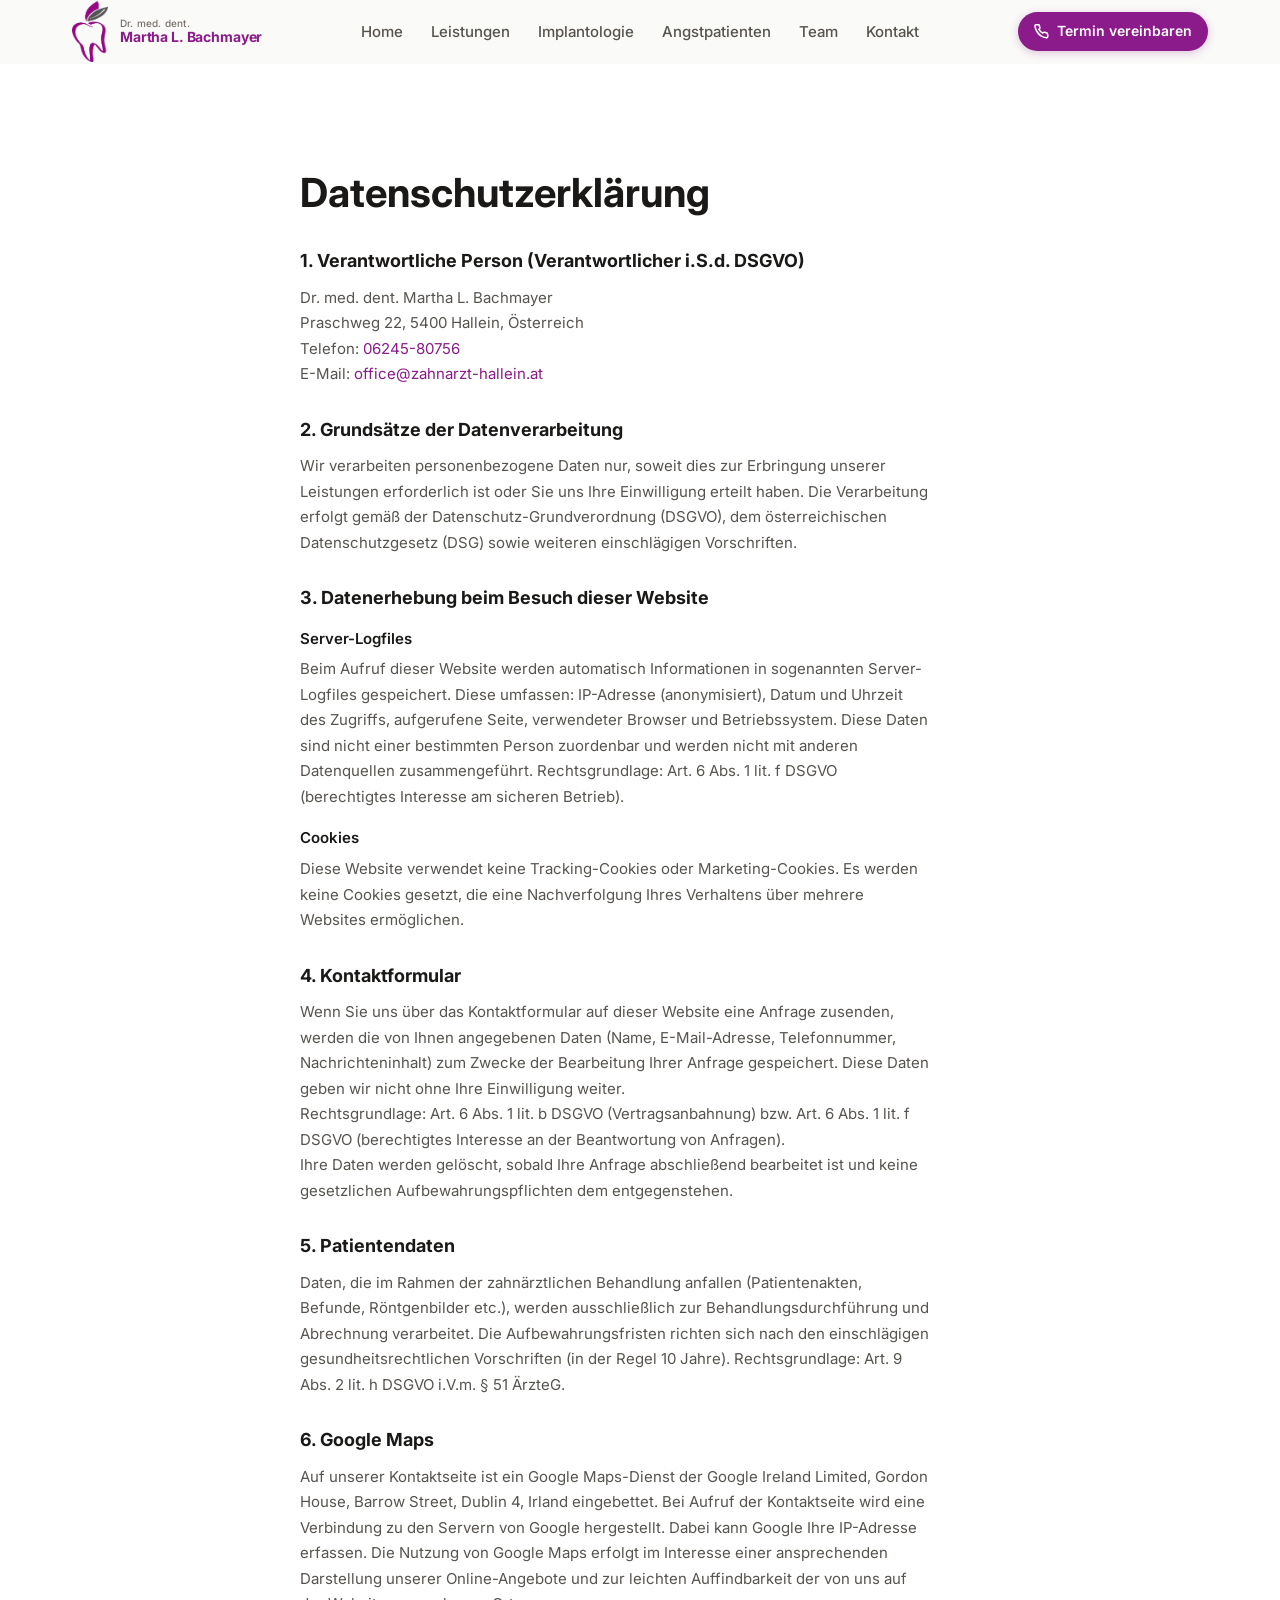
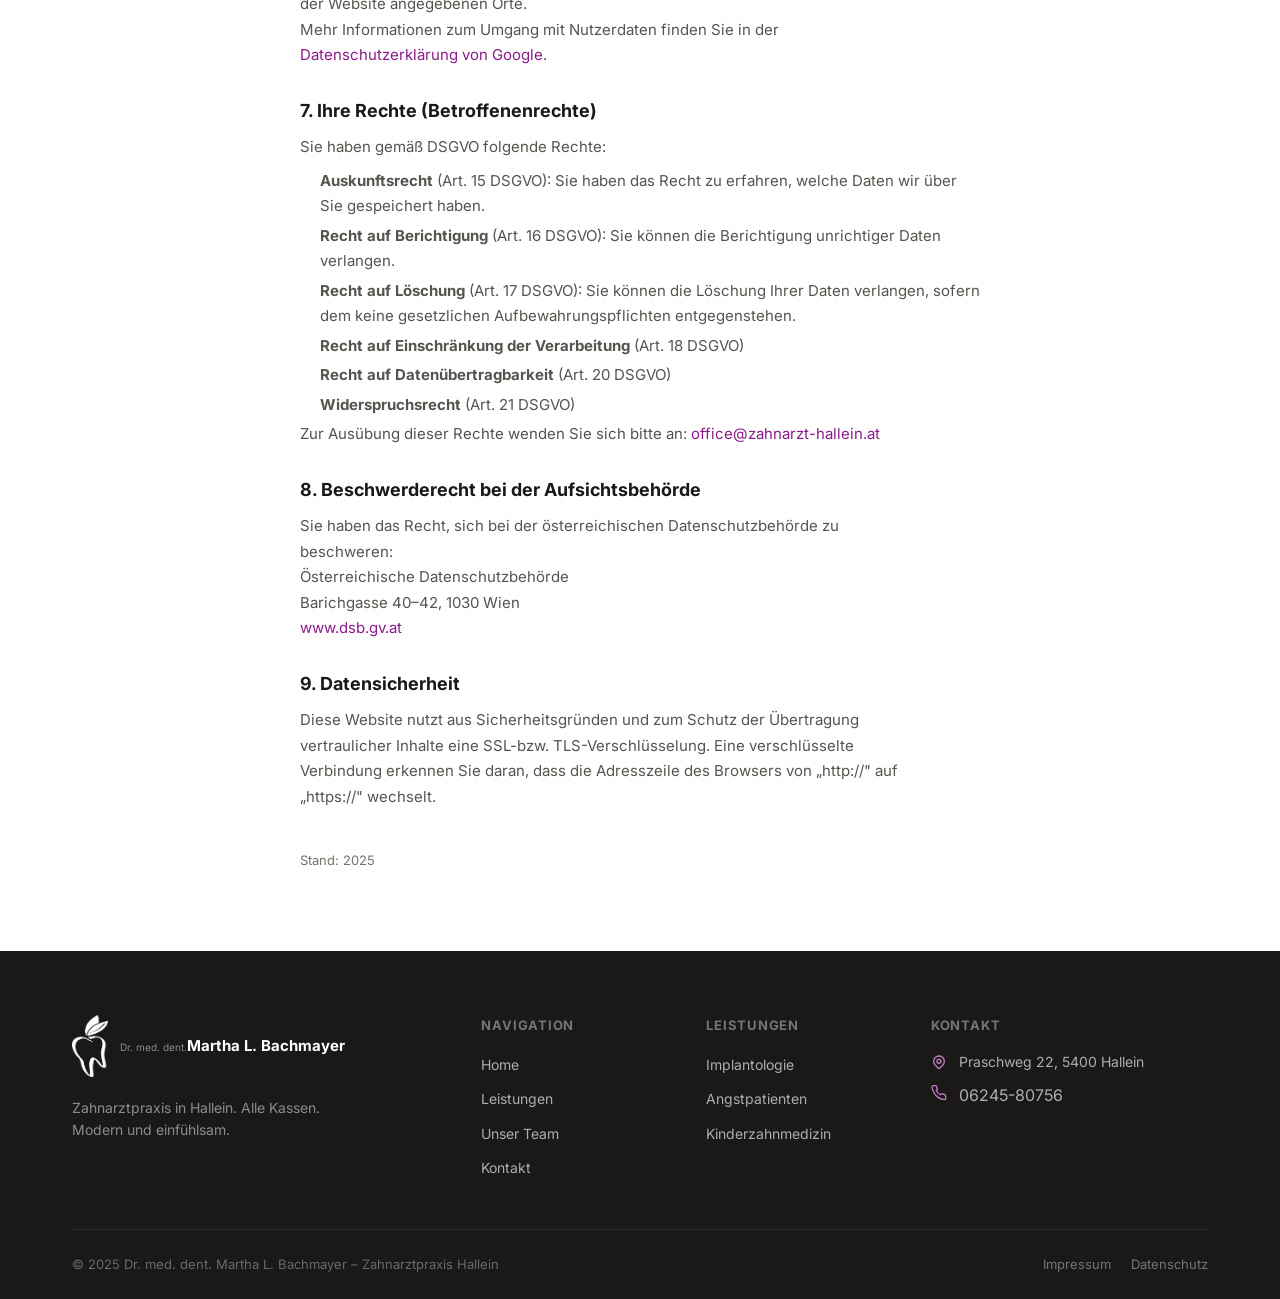
<file: datenschutz.html>
<!DOCTYPE html>
<html lang="de">
<head>
  <meta charset="UTF-8">
  <meta name="viewport" content="width=device-width, initial-scale=1.0">
  <title>Datenschutzerklärung – Zahnarztpraxis Dr. Martha L. Bachmayer, Hallein</title>
  <meta name="robots" content="noindex, follow">
  <link rel="preconnect" href="https://fonts.googleapis.com">
  <link rel="preconnect" href="https://fonts.gstatic.com" crossorigin>
  <link href="https://fonts.googleapis.com/css2?family=Inter:wght@400;500;600;700&display=swap" rel="stylesheet">
  <link rel="stylesheet" href="css/styles.css">
  <style>
    .legal-content { max-width:var(--max-w-text); margin:0 auto; }
    .legal-content h2 { font-size:18px; font-weight:700; color:var(--c-text); margin-top:var(--s-8); margin-bottom:var(--s-3); }
    .legal-content h3 { font-size:15px; font-weight:600; color:var(--c-text); margin-top:var(--s-5); margin-bottom:var(--s-2); }
    .legal-content p, .legal-content li { font-size:15px; color:var(--c-text-2); line-height:1.7; }
    .legal-content ul { padding-left:var(--s-5); margin-top:var(--s-2); }
    .legal-content li { margin-bottom:var(--s-1); }
    .legal-content a { color:var(--c-primary); }
  </style>
</head>
<body>

  <!-- HEADER -->
  <header class="site-header" role="banner">
    <div class="container">
      <a href="index.html" class="site-logo" aria-label="Startseite">
        <img src="assets/logo-icon.png" alt="" class="logo-icon" width="36" height="40" aria-hidden="true" onerror="this.style.display='none'">
        <span class="site-logo-text"><span class="qualifier">Dr. med. dent.</span><span class="name">Martha L. Bachmayer</span></span>
      </a>
      <nav class="site-nav" role="navigation" aria-label="Hauptnavigation">
        <a href="index.html">Home</a><a href="leistungen.html">Leistungen</a><a href="implantologie.html">Implantologie</a><a href="angstpatienten.html">Angstpatienten</a><a href="team.html">Team</a><a href="kontakt.html">Kontakt</a>
      </nav>
      <a href="tel:+436245807560" class="btn btn-primary btn-sm header-cta"><svg width="15" height="15" viewBox="0 0 24 24" fill="none" stroke="currentColor" stroke-width="2.5" stroke-linecap="round" aria-hidden="true"><path d="M22 16.92v3a2 2 0 0 1-2.18 2 19.79 19.79 0 0 1-8.63-3.07A19.5 19.5 0 0 1 4.69 12 19.79 19.79 0 0 1 1.61 3.35 2 2 0 0 1 3.59 1h3a2 2 0 0 1 2 1.72c.127.96.361 1.903.7 2.81a2 2 0 0 1-.45 2.11L7.91 8.6a16 16 0 0 0 6 6l.92-.92a2 2 0 0 1 2.11-.45c.907.339 1.85.573 2.81.7A2 2 0 0 1 21.5 16z"/></svg>Termin vereinbaren</a>
      <button class="menu-toggle" aria-expanded="false" aria-controls="mobile-menu" aria-label="Menü öffnen"><svg viewBox="0 0 24 24" fill="none" stroke="currentColor" stroke-width="2" stroke-linecap="round" aria-hidden="true"><line x1="3" y1="6" x2="21" y2="6"/><line x1="3" y1="12" x2="21" y2="12"/><line x1="3" y1="18" x2="21" y2="18"/></svg></button>
    </div>
  </header>

  <div class="mobile-menu" id="mobile-menu" role="dialog" aria-modal="true" aria-label="Navigation" aria-hidden="true">
    <div class="mobile-menu-backdrop"></div>
    <div class="mobile-menu-panel">
      <div class="mobile-menu-header"><span class="site-logo-text"><span class="qualifier" style="color:var(--c-text-muted);font-size:11px;">Dr. med. dent.</span><span class="name" style="color:var(--c-primary);font-size:15px;font-weight:700;">Martha L. Bachmayer</span></span><button class="mobile-menu-close" aria-label="Menü schließen"><svg width="24" height="24" viewBox="0 0 24 24" fill="none" stroke="currentColor" stroke-width="2" stroke-linecap="round" aria-hidden="true"><line x1="18" y1="6" x2="6" y2="18"/><line x1="6" y1="6" x2="18" y2="18"/></svg></button></div>
      <nav class="mobile-nav"><a href="index.html">Home</a><a href="leistungen.html">Leistungen</a><a href="implantologie.html">Implantologie</a><a href="angstpatienten.html">Angstpatienten</a><a href="kinderzahnmedizin.html">Kinderzahnmedizin</a><a href="team.html">Unser Team</a><a href="kontakt.html">Kontakt</a></nav>
      <div class="mobile-menu-footer"><div class="mobile-menu-contact"><a href="tel:+436245807560">06245-80756</a></div><a href="tel:+436245807560" class="btn btn-primary" style="width:100%;justify-content:center;">Jetzt anrufen</a></div>
    </div>
  </div>

  <main id="main-content">
    <section class="section section--white" style="padding-top:calc(var(--header-h) + var(--s-10));">
      <div class="container">
        <div class="legal-content">
          <h1 style="font-size:clamp(28px,5vw,40px);font-weight:700;color:var(--c-text);margin-bottom:var(--s-6);">Datenschutzerklärung</h1>

          <h2>1. Verantwortliche Person (Verantwortlicher i.S.d. DSGVO)</h2>
          <p>
            Dr. med. dent. Martha L. Bachmayer<br>
            Praschweg 22, 5400 Hallein, Österreich<br>
            Telefon: <a href="tel:+436245807560">06245-80756</a><br>
            E-Mail: <a href="mailto:office@zahnarzt-hallein.at">office@zahnarzt-hallein.at</a>
          </p>

          <h2>2. Grundsätze der Datenverarbeitung</h2>
          <p>
            Wir verarbeiten personenbezogene Daten nur, soweit dies zur Erbringung
            unserer Leistungen erforderlich ist oder Sie uns Ihre Einwilligung erteilt haben.
            Die Verarbeitung erfolgt gemäß der Datenschutz-Grundverordnung (DSGVO),
            dem österreichischen Datenschutzgesetz (DSG) sowie weiteren einschlägigen Vorschriften.
          </p>

          <h2>3. Datenerhebung beim Besuch dieser Website</h2>
          <h3>Server-Logfiles</h3>
          <p>
            Beim Aufruf dieser Website werden automatisch Informationen in sogenannten
            Server-Logfiles gespeichert. Diese umfassen: IP-Adresse (anonymisiert),
            Datum und Uhrzeit des Zugriffs, aufgerufene Seite, verwendeter Browser
            und Betriebssystem. Diese Daten sind nicht einer bestimmten Person zuordenbar
            und werden nicht mit anderen Datenquellen zusammengeführt.
            Rechtsgrundlage: Art. 6 Abs. 1 lit. f DSGVO (berechtigtes Interesse am sicheren Betrieb).
          </p>
          <h3>Cookies</h3>
          <p>
            Diese Website verwendet keine Tracking-Cookies oder Marketing-Cookies.
            Es werden keine Cookies gesetzt, die eine Nachverfolgung Ihres Verhaltens
            über mehrere Websites ermöglichen.
          </p>

          <h2>4. Kontaktformular</h2>
          <p>
            Wenn Sie uns über das Kontaktformular auf dieser Website eine Anfrage zusenden,
            werden die von Ihnen angegebenen Daten (Name, E-Mail-Adresse, Telefonnummer,
            Nachrichteninhalt) zum Zwecke der Bearbeitung Ihrer Anfrage gespeichert.
            Diese Daten geben wir nicht ohne Ihre Einwilligung weiter.
          </p>
          <p>
            Rechtsgrundlage: Art. 6 Abs. 1 lit. b DSGVO (Vertragsanbahnung) bzw.
            Art. 6 Abs. 1 lit. f DSGVO (berechtigtes Interesse an der Beantwortung von Anfragen).
          </p>
          <p>
            Ihre Daten werden gelöscht, sobald Ihre Anfrage abschließend bearbeitet ist
            und keine gesetzlichen Aufbewahrungspflichten dem entgegenstehen.
          </p>

          <h2>5. Patientendaten</h2>
          <p>
            Daten, die im Rahmen der zahnärztlichen Behandlung anfallen (Patientenakten,
            Befunde, Röntgenbilder etc.), werden ausschließlich zur Behandlungsdurchführung
            und Abrechnung verarbeitet. Die Aufbewahrungsfristen richten sich nach den
            einschlägigen gesundheitsrechtlichen Vorschriften (in der Regel 10 Jahre).
            Rechtsgrundlage: Art. 9 Abs. 2 lit. h DSGVO i.V.m. § 51 ÄrzteG.
          </p>

          <h2>6. Google Maps</h2>
          <p>
            Auf unserer Kontaktseite ist ein Google Maps-Dienst der Google Ireland Limited,
            Gordon House, Barrow Street, Dublin 4, Irland eingebettet. Bei Aufruf der
            Kontaktseite wird eine Verbindung zu den Servern von Google hergestellt.
            Dabei kann Google Ihre IP-Adresse erfassen. Die Nutzung von Google Maps
            erfolgt im Interesse einer ansprechenden Darstellung unserer Online-Angebote
            und zur leichten Auffindbarkeit der von uns auf der Website angegebenen Orte.
          </p>
          <p>
            Mehr Informationen zum Umgang mit Nutzerdaten finden Sie in der
            <a href="https://policies.google.com/privacy" target="_blank" rel="noopener noreferrer">Datenschutzerklärung von Google</a>.
          </p>

          <h2>7. Ihre Rechte (Betroffenenrechte)</h2>
          <p>Sie haben gemäß DSGVO folgende Rechte:</p>
          <ul>
            <li><strong>Auskunftsrecht</strong> (Art. 15 DSGVO): Sie haben das Recht zu erfahren, welche Daten wir über Sie gespeichert haben.</li>
            <li><strong>Recht auf Berichtigung</strong> (Art. 16 DSGVO): Sie können die Berichtigung unrichtiger Daten verlangen.</li>
            <li><strong>Recht auf Löschung</strong> (Art. 17 DSGVO): Sie können die Löschung Ihrer Daten verlangen, sofern dem keine gesetzlichen Aufbewahrungspflichten entgegenstehen.</li>
            <li><strong>Recht auf Einschränkung der Verarbeitung</strong> (Art. 18 DSGVO)</li>
            <li><strong>Recht auf Datenübertragbarkeit</strong> (Art. 20 DSGVO)</li>
            <li><strong>Widerspruchsrecht</strong> (Art. 21 DSGVO)</li>
          </ul>
          <p>
            Zur Ausübung dieser Rechte wenden Sie sich bitte an:
            <a href="mailto:office@zahnarzt-hallein.at">office@zahnarzt-hallein.at</a>
          </p>

          <h2>8. Beschwerderecht bei der Aufsichtsbehörde</h2>
          <p>
            Sie haben das Recht, sich bei der österreichischen Datenschutzbehörde zu beschweren:
          </p>
          <p>
            Österreichische Datenschutzbehörde<br>
            Barichgasse 40–42, 1030 Wien<br>
            <a href="https://www.dsb.gv.at" target="_blank" rel="noopener noreferrer">www.dsb.gv.at</a>
          </p>

          <h2>9. Datensicherheit</h2>
          <p>
            Diese Website nutzt aus Sicherheitsgründen und zum Schutz der Übertragung
            vertraulicher Inhalte eine SSL-bzw. TLS-Verschlüsselung. Eine verschlüsselte
            Verbindung erkennen Sie daran, dass die Adresszeile des Browsers von
            „http://" auf „https://" wechselt.
          </p>

          <p style="margin-top:var(--s-10);font-size:13px;color:var(--c-text-muted);">Stand: 2025</p>
        </div>
      </div>
    </section>
  </main>

  <!-- FOOTER -->
  <footer class="site-footer" role="contentinfo">
    <div class="container">
      <div class="footer-grid">
        <div class="footer-brand"><a href="index.html" class="footer-logo"><img src="assets/logo-icon.png" alt="" width="36" height="40" aria-hidden="true" onerror="this.style.display='none'"><span class="footer-logo-text"><span class="qualifier">Dr. med. dent.</span><span class="name">Martha L. Bachmayer</span></span></a><p class="footer-tagline">Zahnarztpraxis in Hallein. Alle Kassen. Modern und einfühlsam.</p></div>
        <div><p class="footer-section-title">Navigation</p><nav class="footer-links"><a href="index.html">Home</a><a href="leistungen.html">Leistungen</a><a href="team.html">Unser Team</a><a href="kontakt.html">Kontakt</a></nav></div>
        <div><p class="footer-section-title">Leistungen</p><nav class="footer-links"><a href="implantologie.html">Implantologie</a><a href="angstpatienten.html">Angstpatienten</a><a href="kinderzahnmedizin.html">Kinderzahnmedizin</a></nav></div>
        <div><p class="footer-section-title">Kontakt</p><address style="font-style:normal;" class="footer-contact-items"><div class="footer-contact-item"><svg viewBox="0 0 24 24" fill="none" stroke="currentColor" stroke-width="2" stroke-linecap="round" aria-hidden="true"><path d="M17.657 16.657L13.414 20.9a1.998 1.998 0 0 1-2.827 0l-4.244-4.243a8 8 0 1 1 11.314 0z"/><circle cx="12" cy="11" r="3"/></svg><span>Praschweg 22, 5400 Hallein</span></div><div class="footer-contact-item"><svg viewBox="0 0 24 24" fill="none" stroke="currentColor" stroke-width="2" stroke-linecap="round" aria-hidden="true"><path d="M22 16.92v3a2 2 0 0 1-2.18 2 19.79 19.79 0 0 1-8.63-3.07A19.5 19.5 0 0 1 4.69 12 19.79 19.79 0 0 1 1.61 3.35 2 2 0 0 1 3.59 1h3a2 2 0 0 1 2 1.72c.127.96.361 1.903.7 2.81a2 2 0 0 1-.45 2.11L7.91 8.6a16 16 0 0 0 6 6l.92-.92a2 2 0 0 1 2.11-.45c.907.339 1.85.573 2.81.7A2 2 0 0 1 21.5 16z"/></svg><a href="tel:+436245807560">06245-80756</a></div></address></div>
      </div>
    </div>
    <div class="container"><div class="footer-bottom"><p>© 2025 Dr. med. dent. Martha L. Bachmayer – Zahnarztpraxis Hallein</p><nav class="footer-legal"><a href="impressum.html">Impressum</a><a href="datenschutz.html">Datenschutz</a></nav></div></div>
  </footer>

  <nav class="mobile-bar" aria-label="Schnellzugriff">
    <a href="tel:+436245807560" class="mobile-bar-btn"><svg viewBox="0 0 24 24" fill="none" stroke="currentColor" stroke-width="2.5" stroke-linecap="round" aria-hidden="true"><path d="M22 16.92v3a2 2 0 0 1-2.18 2 19.79 19.79 0 0 1-8.63-3.07A19.5 19.5 0 0 1 4.69 12 19.79 19.79 0 0 1 1.61 3.35 2 2 0 0 1 3.59 1h3a2 2 0 0 1 2 1.72c.127.96.361 1.903.7 2.81a2 2 0 0 1-.45 2.11L7.91 8.6a16 16 0 0 0 6 6l.92-.92a2 2 0 0 1 2.11-.45c.907.339 1.85.573 2.81.7A2 2 0 0 1 21.5 16z"/></svg>Anrufen</a>
    <a href="https://maps.google.com/?q=Praschweg+22,+5400+Hallein" target="_blank" rel="noopener noreferrer" class="mobile-bar-btn"><svg viewBox="0 0 24 24" fill="none" stroke="currentColor" stroke-width="2.5" stroke-linecap="round" aria-hidden="true"><path d="M17.657 16.657L13.414 20.9a1.998 1.998 0 0 1-2.827 0l-4.244-4.243a8 8 0 1 1 11.314 0z"/><circle cx="12" cy="11" r="3"/></svg>Route</a>
    <a href="kontakt.html" class="mobile-bar-btn"><svg viewBox="0 0 24 24" fill="none" stroke="currentColor" stroke-width="2.5" stroke-linecap="round" aria-hidden="true"><path d="M4 4h16c1.1 0 2 .9 2 2v12c0 1.1-.9 2-2 2H4c-1.1 0-2-.9-2-2V6c0-1.1.9-2 2-2z"/><polyline points="22,6 12,13 2,6"/></svg>Kontakt</a>
  </nav>

  <script src="js/main.js"></script>
</body>
</html>
</file>
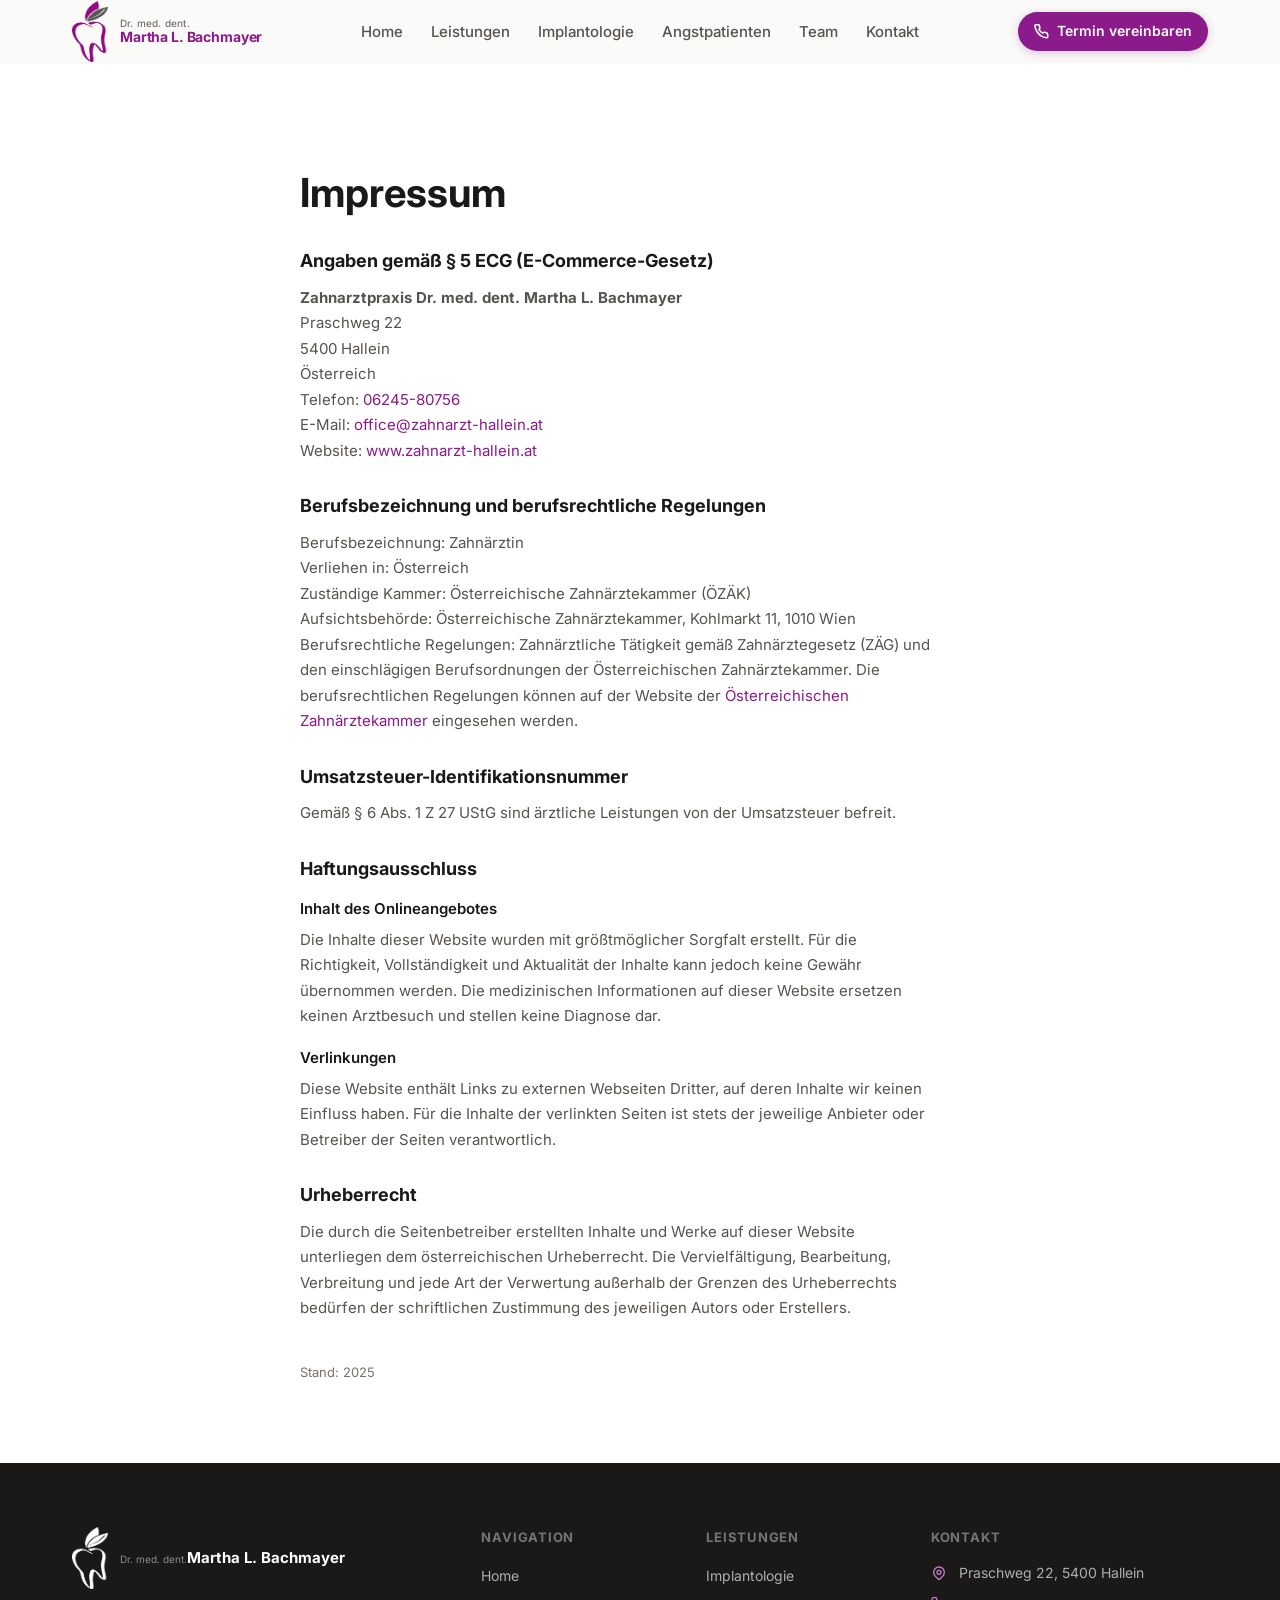
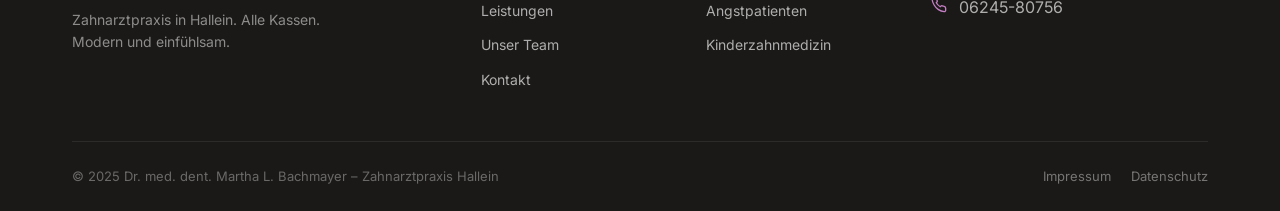
<file: impressum.html>
<!DOCTYPE html>
<html lang="de">
<head>
  <meta charset="UTF-8">
  <meta name="viewport" content="width=device-width, initial-scale=1.0">
  <title>Impressum – Zahnarztpraxis Dr. Martha L. Bachmayer, Hallein</title>
  <meta name="robots" content="noindex, follow">
  <link rel="preconnect" href="https://fonts.googleapis.com">
  <link rel="preconnect" href="https://fonts.gstatic.com" crossorigin>
  <link href="https://fonts.googleapis.com/css2?family=Inter:wght@400;500;600;700&display=swap" rel="stylesheet">
  <link rel="stylesheet" href="css/styles.css">
  <style>
    .legal-content { max-width:var(--max-w-text); margin:0 auto; }
    .legal-content h2 { font-size:18px; font-weight:700; color:var(--c-text); margin-top:var(--s-8); margin-bottom:var(--s-3); }
    .legal-content h3 { font-size:15px; font-weight:600; color:var(--c-text); margin-top:var(--s-5); margin-bottom:var(--s-2); }
    .legal-content p, .legal-content li { font-size:15px; color:var(--c-text-2); line-height:1.7; }
    .legal-content ul { padding-left:var(--s-5); margin-top:var(--s-2); }
    .legal-content li { margin-bottom:var(--s-1); }
    .legal-content a { color:var(--c-primary); }
  </style>
</head>
<body>

  <!-- HEADER -->
  <header class="site-header" role="banner">
    <div class="container">
      <a href="index.html" class="site-logo" aria-label="Startseite">
        <img src="assets/logo-icon.png" alt="" class="logo-icon" width="36" height="40" aria-hidden="true" onerror="this.style.display='none'">
        <span class="site-logo-text"><span class="qualifier">Dr. med. dent.</span><span class="name">Martha L. Bachmayer</span></span>
      </a>
      <nav class="site-nav" role="navigation" aria-label="Hauptnavigation">
        <a href="index.html">Home</a><a href="leistungen.html">Leistungen</a><a href="implantologie.html">Implantologie</a><a href="angstpatienten.html">Angstpatienten</a><a href="team.html">Team</a><a href="kontakt.html">Kontakt</a>
      </nav>
      <a href="tel:+436245807560" class="btn btn-primary btn-sm header-cta"><svg width="15" height="15" viewBox="0 0 24 24" fill="none" stroke="currentColor" stroke-width="2.5" stroke-linecap="round" aria-hidden="true"><path d="M22 16.92v3a2 2 0 0 1-2.18 2 19.79 19.79 0 0 1-8.63-3.07A19.5 19.5 0 0 1 4.69 12 19.79 19.79 0 0 1 1.61 3.35 2 2 0 0 1 3.59 1h3a2 2 0 0 1 2 1.72c.127.96.361 1.903.7 2.81a2 2 0 0 1-.45 2.11L7.91 8.6a16 16 0 0 0 6 6l.92-.92a2 2 0 0 1 2.11-.45c.907.339 1.85.573 2.81.7A2 2 0 0 1 21.5 16z"/></svg>Termin vereinbaren</a>
      <button class="menu-toggle" aria-expanded="false" aria-controls="mobile-menu" aria-label="Menü öffnen"><svg viewBox="0 0 24 24" fill="none" stroke="currentColor" stroke-width="2" stroke-linecap="round" aria-hidden="true"><line x1="3" y1="6" x2="21" y2="6"/><line x1="3" y1="12" x2="21" y2="12"/><line x1="3" y1="18" x2="21" y2="18"/></svg></button>
    </div>
  </header>

  <div class="mobile-menu" id="mobile-menu" role="dialog" aria-modal="true" aria-label="Navigation" aria-hidden="true">
    <div class="mobile-menu-backdrop"></div>
    <div class="mobile-menu-panel">
      <div class="mobile-menu-header"><span class="site-logo-text"><span class="qualifier" style="color:var(--c-text-muted);font-size:11px;">Dr. med. dent.</span><span class="name" style="color:var(--c-primary);font-size:15px;font-weight:700;">Martha L. Bachmayer</span></span><button class="mobile-menu-close" aria-label="Menü schließen"><svg width="24" height="24" viewBox="0 0 24 24" fill="none" stroke="currentColor" stroke-width="2" stroke-linecap="round" aria-hidden="true"><line x1="18" y1="6" x2="6" y2="18"/><line x1="6" y1="6" x2="18" y2="18"/></svg></button></div>
      <nav class="mobile-nav"><a href="index.html">Home</a><a href="leistungen.html">Leistungen</a><a href="implantologie.html">Implantologie</a><a href="angstpatienten.html">Angstpatienten</a><a href="kinderzahnmedizin.html">Kinderzahnmedizin</a><a href="team.html">Unser Team</a><a href="kontakt.html">Kontakt</a></nav>
      <div class="mobile-menu-footer"><div class="mobile-menu-contact"><a href="tel:+436245807560">06245-80756</a></div><a href="tel:+436245807560" class="btn btn-primary" style="width:100%;justify-content:center;">Jetzt anrufen</a></div>
    </div>
  </div>

  <main id="main-content">
    <section class="section section--white" style="padding-top:calc(var(--header-h) + var(--s-10));">
      <div class="container">
        <div class="legal-content">
          <h1 style="font-size:clamp(28px,5vw,40px);font-weight:700;color:var(--c-text);margin-bottom:var(--s-6);">Impressum</h1>

          <h2>Angaben gemäß § 5 ECG (E-Commerce-Gesetz)</h2>

          <p>
            <strong>Zahnarztpraxis Dr. med. dent. Martha L. Bachmayer</strong><br>
            Praschweg 22<br>
            5400 Hallein<br>
            Österreich
          </p>
          <p>
            Telefon: <a href="tel:+436245807560">06245-80756</a><br>
            E-Mail: <a href="mailto:office@zahnarzt-hallein.at">office@zahnarzt-hallein.at</a><br>
            Website: <a href="https://www.zahnarzt-hallein.at">www.zahnarzt-hallein.at</a>
          </p>

          <h2>Berufsbezeichnung und berufsrechtliche Regelungen</h2>
          <p>
            Berufsbezeichnung: Zahnärztin<br>
            Verliehen in: Österreich<br>
            Zuständige Kammer: Österreichische Zahnärztekammer (ÖZÄK)<br>
            Aufsichtsbehörde: Österreichische Zahnärztekammer, Kohlmarkt 11, 1010 Wien
          </p>
          <p>
            Berufsrechtliche Regelungen: Zahnärztliche Tätigkeit gemäß
            Zahnärztegesetz (ZÄG) und den einschlägigen Berufsordnungen der
            Österreichischen Zahnärztekammer. Die berufsrechtlichen Regelungen
            können auf der Website der <a href="https://www.zahnaerztekammer.at" target="_blank" rel="noopener noreferrer">Österreichischen Zahnärztekammer</a> eingesehen werden.
          </p>

          <h2>Umsatzsteuer-Identifikationsnummer</h2>
          <p>Gemäß § 6 Abs. 1 Z 27 UStG sind ärztliche Leistungen von der Umsatzsteuer befreit.</p>

          <h2>Haftungsausschluss</h2>
          <h3>Inhalt des Onlineangebotes</h3>
          <p>
            Die Inhalte dieser Website wurden mit größtmöglicher Sorgfalt erstellt.
            Für die Richtigkeit, Vollständigkeit und Aktualität der Inhalte kann jedoch
            keine Gewähr übernommen werden. Die medizinischen Informationen auf dieser
            Website ersetzen keinen Arztbesuch und stellen keine Diagnose dar.
          </p>
          <h3>Verlinkungen</h3>
          <p>
            Diese Website enthält Links zu externen Webseiten Dritter, auf deren Inhalte
            wir keinen Einfluss haben. Für die Inhalte der verlinkten Seiten ist stets der
            jeweilige Anbieter oder Betreiber der Seiten verantwortlich.
          </p>

          <h2>Urheberrecht</h2>
          <p>
            Die durch die Seitenbetreiber erstellten Inhalte und Werke auf dieser Website
            unterliegen dem österreichischen Urheberrecht. Die Vervielfältigung, Bearbeitung,
            Verbreitung und jede Art der Verwertung außerhalb der Grenzen des Urheberrechts
            bedürfen der schriftlichen Zustimmung des jeweiligen Autors oder Erstellers.
          </p>

          <p style="margin-top:var(--s-10);font-size:13px;color:var(--c-text-muted);">Stand: 2025</p>
        </div>
      </div>
    </section>
  </main>

  <!-- FOOTER -->
  <footer class="site-footer" role="contentinfo">
    <div class="container">
      <div class="footer-grid">
        <div class="footer-brand"><a href="index.html" class="footer-logo"><img src="assets/logo-icon.png" alt="" width="36" height="40" aria-hidden="true" onerror="this.style.display='none'"><span class="footer-logo-text"><span class="qualifier">Dr. med. dent.</span><span class="name">Martha L. Bachmayer</span></span></a><p class="footer-tagline">Zahnarztpraxis in Hallein. Alle Kassen. Modern und einfühlsam.</p></div>
        <div><p class="footer-section-title">Navigation</p><nav class="footer-links"><a href="index.html">Home</a><a href="leistungen.html">Leistungen</a><a href="team.html">Unser Team</a><a href="kontakt.html">Kontakt</a></nav></div>
        <div><p class="footer-section-title">Leistungen</p><nav class="footer-links"><a href="implantologie.html">Implantologie</a><a href="angstpatienten.html">Angstpatienten</a><a href="kinderzahnmedizin.html">Kinderzahnmedizin</a></nav></div>
        <div><p class="footer-section-title">Kontakt</p><address style="font-style:normal;" class="footer-contact-items"><div class="footer-contact-item"><svg viewBox="0 0 24 24" fill="none" stroke="currentColor" stroke-width="2" stroke-linecap="round" aria-hidden="true"><path d="M17.657 16.657L13.414 20.9a1.998 1.998 0 0 1-2.827 0l-4.244-4.243a8 8 0 1 1 11.314 0z"/><circle cx="12" cy="11" r="3"/></svg><span>Praschweg 22, 5400 Hallein</span></div><div class="footer-contact-item"><svg viewBox="0 0 24 24" fill="none" stroke="currentColor" stroke-width="2" stroke-linecap="round" aria-hidden="true"><path d="M22 16.92v3a2 2 0 0 1-2.18 2 19.79 19.79 0 0 1-8.63-3.07A19.5 19.5 0 0 1 4.69 12 19.79 19.79 0 0 1 1.61 3.35 2 2 0 0 1 3.59 1h3a2 2 0 0 1 2 1.72c.127.96.361 1.903.7 2.81a2 2 0 0 1-.45 2.11L7.91 8.6a16 16 0 0 0 6 6l.92-.92a2 2 0 0 1 2.11-.45c.907.339 1.85.573 2.81.7A2 2 0 0 1 21.5 16z"/></svg><a href="tel:+436245807560">06245-80756</a></div></address></div>
      </div>
    </div>
    <div class="container"><div class="footer-bottom"><p>© 2025 Dr. med. dent. Martha L. Bachmayer – Zahnarztpraxis Hallein</p><nav class="footer-legal"><a href="impressum.html">Impressum</a><a href="datenschutz.html">Datenschutz</a></nav></div></div>
  </footer>

  <nav class="mobile-bar" aria-label="Schnellzugriff">
    <a href="tel:+436245807560" class="mobile-bar-btn"><svg viewBox="0 0 24 24" fill="none" stroke="currentColor" stroke-width="2.5" stroke-linecap="round" aria-hidden="true"><path d="M22 16.92v3a2 2 0 0 1-2.18 2 19.79 19.79 0 0 1-8.63-3.07A19.5 19.5 0 0 1 4.69 12 19.79 19.79 0 0 1 1.61 3.35 2 2 0 0 1 3.59 1h3a2 2 0 0 1 2 1.72c.127.96.361 1.903.7 2.81a2 2 0 0 1-.45 2.11L7.91 8.6a16 16 0 0 0 6 6l.92-.92a2 2 0 0 1 2.11-.45c.907.339 1.85.573 2.81.7A2 2 0 0 1 21.5 16z"/></svg>Anrufen</a>
    <a href="https://maps.google.com/?q=Praschweg+22,+5400+Hallein" target="_blank" rel="noopener noreferrer" class="mobile-bar-btn"><svg viewBox="0 0 24 24" fill="none" stroke="currentColor" stroke-width="2.5" stroke-linecap="round" aria-hidden="true"><path d="M17.657 16.657L13.414 20.9a1.998 1.998 0 0 1-2.827 0l-4.244-4.243a8 8 0 1 1 11.314 0z"/><circle cx="12" cy="11" r="3"/></svg>Route</a>
    <a href="kontakt.html" class="mobile-bar-btn"><svg viewBox="0 0 24 24" fill="none" stroke="currentColor" stroke-width="2.5" stroke-linecap="round" aria-hidden="true"><path d="M4 4h16c1.1 0 2 .9 2 2v12c0 1.1-.9 2-2 2H4c-1.1 0-2-.9-2-2V6c0-1.1.9-2 2-2z"/><polyline points="22,6 12,13 2,6"/></svg>Kontakt</a>
  </nav>

  <script src="js/main.js"></script>
</body>
</html>
</file>
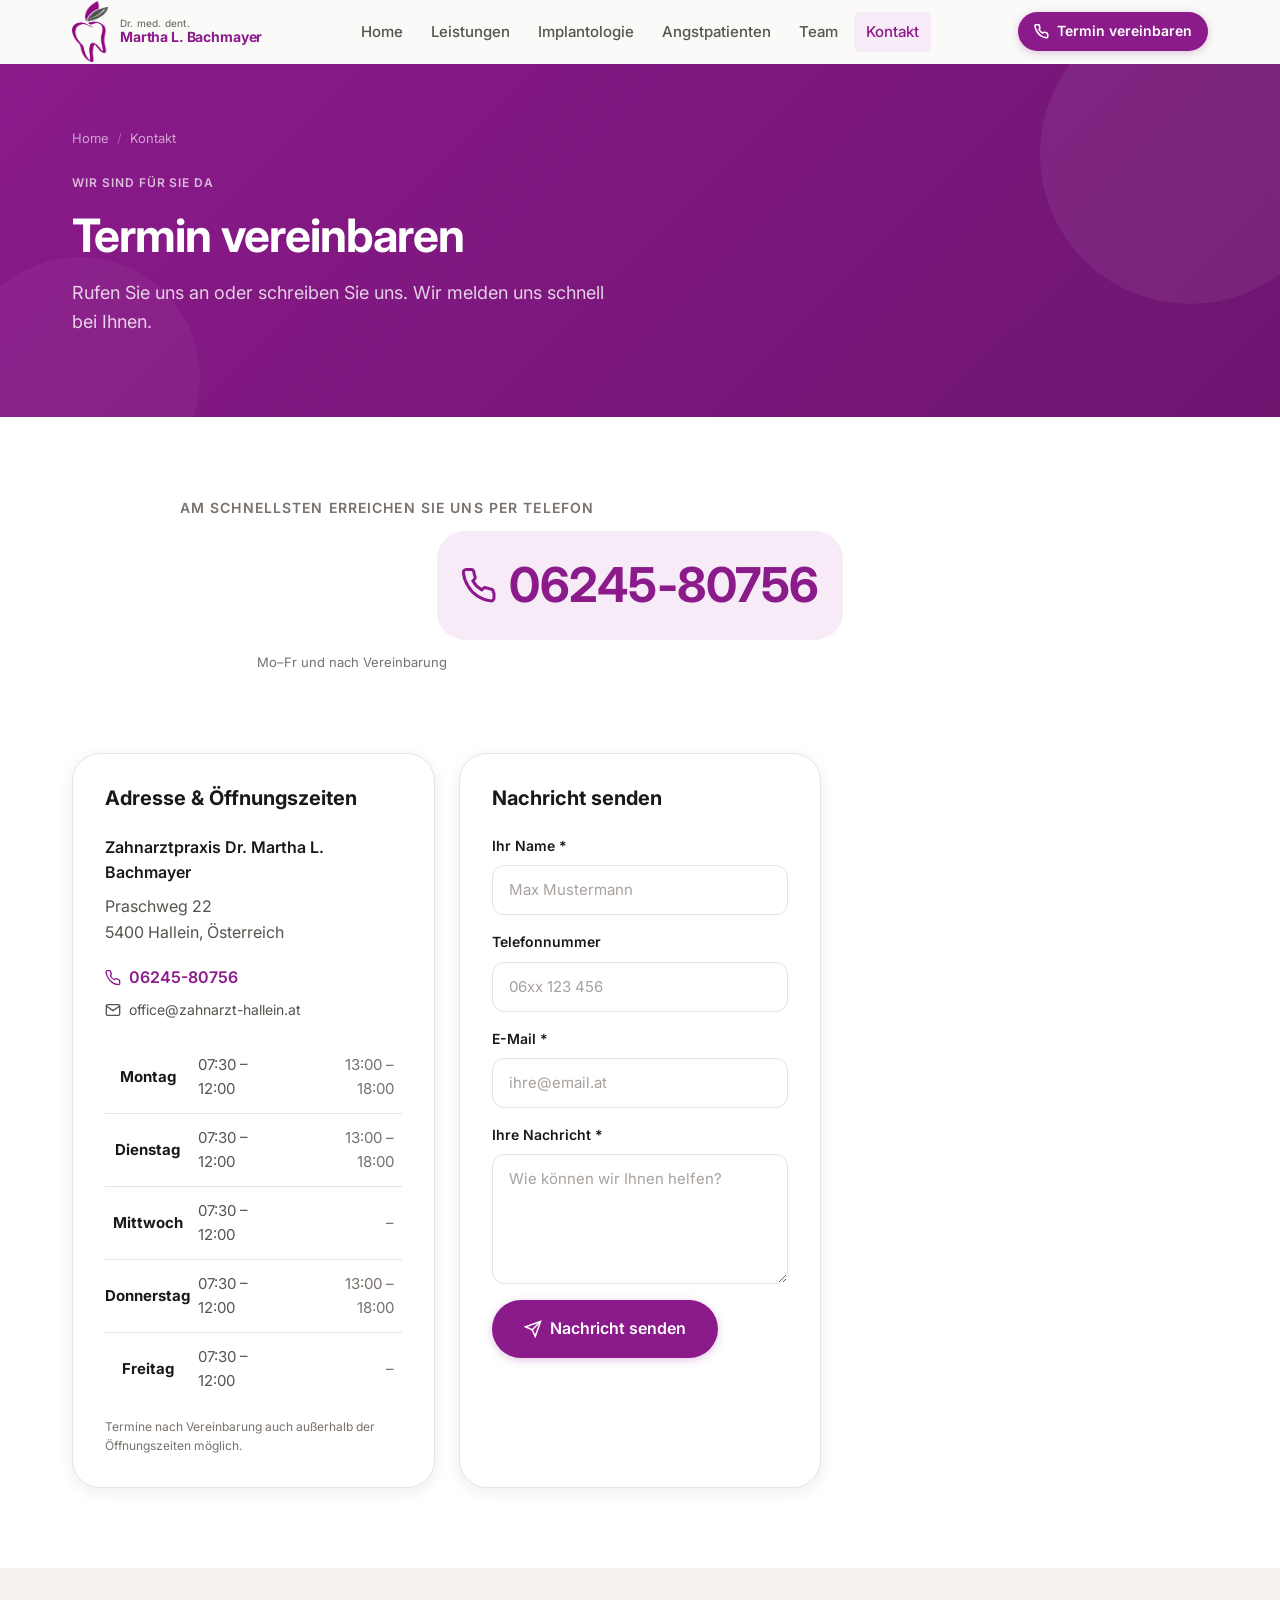
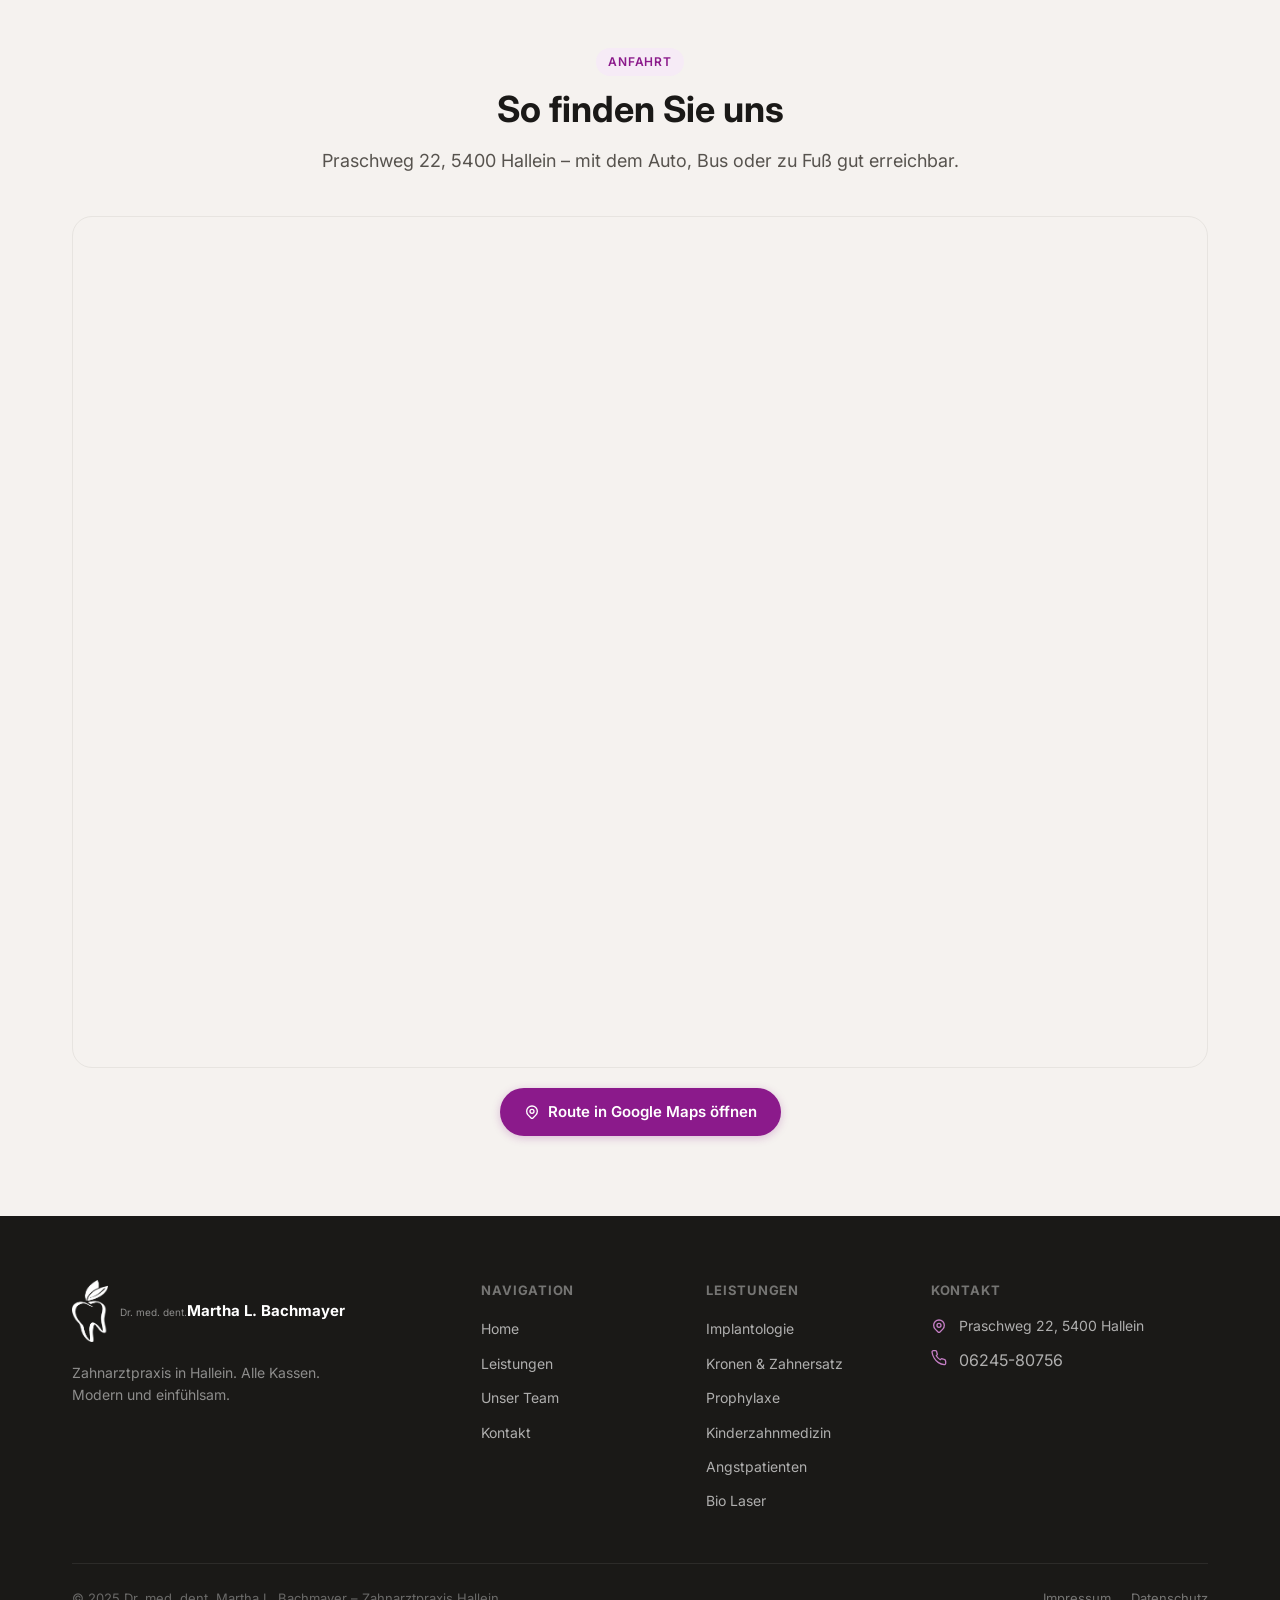
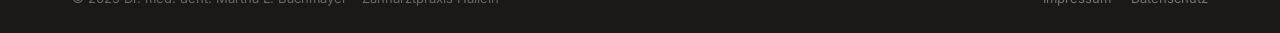
<file: kontakt.html>
<!DOCTYPE html>
<html lang="de">
<head>
  <meta charset="UTF-8">
  <meta name="viewport" content="width=device-width, initial-scale=1.0">
  <title>Kontakt – Zahnarzt Hallein | Dr. Martha L. Bachmayer</title>
  <meta name="description" content="Kontakt zur Zahnarztpraxis Dr. Bachmayer in Hallein. Praschweg 22, 5400 Hallein. Tel: 06245-80756. Alle Kassen. Termin online oder telefonisch.">
  <link rel="canonical" href="https://www.zahnarzt-hallein.at/kontakt.html">
  <link rel="preconnect" href="https://fonts.googleapis.com">
  <link rel="preconnect" href="https://fonts.gstatic.com" crossorigin>
  <link href="https://fonts.googleapis.com/css2?family=Inter:wght@400;500;600;700&display=swap" rel="stylesheet">
  <link rel="stylesheet" href="css/styles.css">
  <style>
    .phone-big { display:inline-flex; align-items:center; gap:var(--s-3); font-size:clamp(28px,5vw,48px); font-weight:700; color:var(--c-primary); text-decoration:none; letter-spacing:-0.01em; transition:opacity 0.15s; }
    .phone-big:hover { opacity:0.75; }
    .phone-big svg { width:36px; height:36px; flex-shrink:0; }
    .contact-grid { display:grid; gap:var(--s-6); }
    @media(min-width:768px){ .contact-grid { grid-template-columns:1fr 1fr; } }
    @media(min-width:1024px){ .contact-grid { grid-template-columns:1fr 1fr 1fr; } }
    .contact-form { display:flex; flex-direction:column; gap:var(--s-4); }
    .form-group { display:flex; flex-direction:column; gap:var(--s-2); }
    .form-label { font-size:14px; font-weight:600; color:var(--c-text); }
    .form-input, .form-textarea { width:100%; padding:var(--s-3) var(--s-4); border:1.5px solid var(--c-border); border-radius:var(--r-md); font-family:var(--font); font-size:15px; color:var(--c-text); background:var(--c-surface); transition:border-color 0.15s, box-shadow 0.15s; outline:none; }
    .form-input:focus, .form-textarea:focus { border-color:var(--c-primary); box-shadow:0 0 0 3px rgba(139,26,139,0.12); }
    .form-textarea { min-height:130px; resize:vertical; }
    .form-success { display:none; background:var(--c-primary-light); border:1.5px solid var(--c-primary); border-radius:var(--r-md); padding:var(--s-4) var(--s-5); color:var(--c-primary); font-weight:600; font-size:15px; }
    .form-success.visible { display:block; }
    .map-wrap { border-radius:var(--r-lg); overflow:hidden; border:1px solid var(--c-border); aspect-ratio:4/3; }
    .map-wrap iframe { width:100%; height:100%; display:block; border:0; }
  </style>
</head>
<body>

  <!-- HEADER -->
  <header class="site-header" role="banner">
    <div class="container">
      <a href="index.html" class="site-logo" aria-label="Startseite">
        <img src="assets/logo-icon.png" alt="" class="logo-icon" width="36" height="40" aria-hidden="true" onerror="this.style.display='none'">
        <span class="site-logo-text"><span class="qualifier">Dr. med. dent.</span><span class="name">Martha L. Bachmayer</span></span>
      </a>
      <nav class="site-nav" role="navigation" aria-label="Hauptnavigation">
        <a href="index.html">Home</a><a href="leistungen.html">Leistungen</a><a href="implantologie.html">Implantologie</a><a href="angstpatienten.html">Angstpatienten</a><a href="team.html">Team</a><a href="kontakt.html">Kontakt</a>
      </nav>
      <a href="tel:+436245807560" class="btn btn-primary btn-sm header-cta"><svg width="15" height="15" viewBox="0 0 24 24" fill="none" stroke="currentColor" stroke-width="2.5" stroke-linecap="round" aria-hidden="true"><path d="M22 16.92v3a2 2 0 0 1-2.18 2 19.79 19.79 0 0 1-8.63-3.07A19.5 19.5 0 0 1 4.69 12 19.79 19.79 0 0 1 1.61 3.35 2 2 0 0 1 3.59 1h3a2 2 0 0 1 2 1.72c.127.96.361 1.903.7 2.81a2 2 0 0 1-.45 2.11L7.91 8.6a16 16 0 0 0 6 6l.92-.92a2 2 0 0 1 2.11-.45c.907.339 1.85.573 2.81.7A2 2 0 0 1 21.5 16z"/></svg>Termin vereinbaren</a>
      <button class="menu-toggle" aria-expanded="false" aria-controls="mobile-menu" aria-label="Menü öffnen"><svg viewBox="0 0 24 24" fill="none" stroke="currentColor" stroke-width="2" stroke-linecap="round" aria-hidden="true"><line x1="3" y1="6" x2="21" y2="6"/><line x1="3" y1="12" x2="21" y2="12"/><line x1="3" y1="18" x2="21" y2="18"/></svg></button>
    </div>
  </header>

  <div class="mobile-menu" id="mobile-menu" role="dialog" aria-modal="true" aria-label="Navigation" aria-hidden="true">
    <div class="mobile-menu-backdrop"></div>
    <div class="mobile-menu-panel">
      <div class="mobile-menu-header"><span class="site-logo-text"><span class="qualifier" style="color:var(--c-text-muted);font-size:11px;">Dr. med. dent.</span><span class="name" style="color:var(--c-primary);font-size:15px;font-weight:700;">Martha L. Bachmayer</span></span><button class="mobile-menu-close" aria-label="Menü schließen"><svg width="24" height="24" viewBox="0 0 24 24" fill="none" stroke="currentColor" stroke-width="2" stroke-linecap="round" aria-hidden="true"><line x1="18" y1="6" x2="6" y2="18"/><line x1="6" y1="6" x2="18" y2="18"/></svg></button></div>
      <nav class="mobile-nav"><a href="index.html">Home</a><a href="leistungen.html">Leistungen</a><a href="implantologie.html">Implantologie</a><a href="angstpatienten.html">Angstpatienten</a><a href="kinderzahnmedizin.html">Kinderzahnmedizin</a><a href="team.html">Unser Team</a><a href="kontakt.html">Kontakt</a></nav>
      <div class="mobile-menu-footer"><div class="mobile-menu-contact"><a href="tel:+436245807560">06245-80756</a></div><a href="tel:+436245807560" class="btn btn-primary" style="width:100%;justify-content:center;">Jetzt anrufen</a></div>
    </div>
  </div>

  <main id="main-content">

    <!-- PAGE HERO -->
    <section class="page-hero" aria-labelledby="page-title">
      <div class="container">
        <nav class="breadcrumb" aria-label="Breadcrumb">
          <a href="index.html">Home</a><span class="breadcrumb-sep" aria-hidden="true">/</span>
          <span aria-current="page">Kontakt</span>
        </nav>
        <p class="page-hero-label">Wir sind für Sie da</p>
        <h1 class="page-hero-title" id="page-title">Termin vereinbaren</h1>
        <p class="page-hero-subtitle">
          Rufen Sie uns an oder schreiben Sie uns. Wir melden uns schnell bei Ihnen.
        </p>
      </div>
    </section>

    <!-- TELEFON CTA -->
    <section class="section section--white" style="padding-bottom:0;">
      <div class="container" style="text-align:center;">
        <p style="font-size:14px;font-weight:600;color:var(--c-text-muted);text-transform:uppercase;letter-spacing:0.08em;margin-bottom:var(--s-3);">Am schnellsten erreichen Sie uns per Telefon</p>
        <a href="tel:+436245807560" class="phone-big" aria-label="Zahnarztpraxis anrufen: 06245-80756">
          <svg viewBox="0 0 24 24" fill="none" stroke="currentColor" stroke-width="2" stroke-linecap="round" aria-hidden="true"><path d="M22 16.92v3a2 2 0 0 1-2.18 2 19.79 19.79 0 0 1-8.63-3.07A19.5 19.5 0 0 1 4.69 12 19.79 19.79 0 0 1 1.61 3.35 2 2 0 0 1 3.59 1h3a2 2 0 0 1 2 1.72c.127.96.361 1.903.7 2.81a2 2 0 0 1-.45 2.11L7.91 8.6a16 16 0 0 0 6 6l.92-.92a2 2 0 0 1 2.11-.45c.907.339 1.85.573 2.81.7A2 2 0 0 1 21.5 16z"/></svg>
          06245-80756
        </a>
        <p style="font-size:13px;color:var(--c-text-muted);margin-top:var(--s-3);">Mo–Fr und nach Vereinbarung</p>
      </div>
    </section>

    <!-- KONTAKT DETAILS + FORMULAR -->
    <section class="section section--white" aria-labelledby="kontakt-info-title">
      <div class="container">
        <div class="contact-grid">

          <!-- Adresse & Öffnungszeiten -->
          <div class="contact-card reveal">
            <h2 class="contact-card-title" id="kontakt-info-title">Adresse &amp; Öffnungszeiten</h2>
            <address style="font-style:normal;">
              <p style="font-weight:600;color:var(--c-text);margin-bottom:var(--s-2);">Zahnarztpraxis Dr. Martha L. Bachmayer</p>
              <p style="color:var(--c-text-2);margin-bottom:var(--s-5);">Praschweg 22<br>5400 Hallein, Österreich</p>
              <div style="display:flex;flex-direction:column;gap:var(--s-2);margin-bottom:var(--s-5);">
                <a href="tel:+436245807560" style="display:flex;align-items:center;gap:var(--s-2);color:var(--c-primary);font-weight:600;text-decoration:none;">
                  <svg width="16" height="16" viewBox="0 0 24 24" fill="none" stroke="currentColor" stroke-width="2" stroke-linecap="round" aria-hidden="true"><path d="M22 16.92v3a2 2 0 0 1-2.18 2 19.79 19.79 0 0 1-8.63-3.07A19.5 19.5 0 0 1 4.69 12 19.79 19.79 0 0 1 1.61 3.35 2 2 0 0 1 3.59 1h3a2 2 0 0 1 2 1.72c.127.96.361 1.903.7 2.81a2 2 0 0 1-.45 2.11L7.91 8.6a16 16 0 0 0 6 6l.92-.92a2 2 0 0 1 2.11-.45c.907.339 1.85.573 2.81.7A2 2 0 0 1 21.5 16z"/></svg>
                  06245-80756
                </a>
                <a href="mailto:office@zahnarzt-hallein.at" style="display:flex;align-items:center;gap:var(--s-2);color:var(--c-text-2);text-decoration:none;font-size:14px;">
                  <svg width="16" height="16" viewBox="0 0 24 24" fill="none" stroke="currentColor" stroke-width="2" stroke-linecap="round" aria-hidden="true"><path d="M4 4h16c1.1 0 2 .9 2 2v12c0 1.1-.9 2-2 2H4c-1.1 0-2-.9-2-2V6c0-1.1.9-2 2-2z"/><polyline points="22,6 12,13 2,6"/></svg>
                  office@zahnarzt-hallein.at
                </a>
              </div>
            </address>
            <table class="hours-table" aria-label="Öffnungszeiten">
              <tbody>
                <tr><th scope="row">Montag</th><td>07:30 – 12:00</td><td>13:00 – 18:00</td></tr>
                <tr><th scope="row">Dienstag</th><td>07:30 – 12:00</td><td>13:00 – 18:00</td></tr>
                <tr><th scope="row">Mittwoch</th><td>07:30 – 12:00</td><td>–</td></tr>
                <tr><th scope="row">Donnerstag</th><td>07:30 – 12:00</td><td>13:00 – 18:00</td></tr>
                <tr><th scope="row">Freitag</th><td>07:30 – 12:00</td><td>–</td></tr>
              </tbody>
            </table>
            <p style="font-size:12px;color:var(--c-text-muted);margin-top:var(--s-3);">Termine nach Vereinbarung auch außerhalb der Öffnungszeiten möglich.</p>
          </div>

          <!-- Formular -->
          <div class="contact-card reveal">
            <h2 class="contact-card-title">Nachricht senden</h2>
            <form class="contact-form" action="#" method="post" novalidate>
              <div class="form-group">
                <label class="form-label" for="kontakt-name">Ihr Name <span aria-label="Pflichtfeld">*</span></label>
                <input class="form-input" type="text" id="kontakt-name" name="name" autocomplete="name" required placeholder="Max Mustermann">
              </div>
              <div class="form-group">
                <label class="form-label" for="kontakt-tel">Telefonnummer</label>
                <input class="form-input" type="tel" id="kontakt-tel" name="telefon" autocomplete="tel" placeholder="06xx 123 456">
              </div>
              <div class="form-group">
                <label class="form-label" for="kontakt-email">E-Mail <span aria-label="Pflichtfeld">*</span></label>
                <input class="form-input" type="email" id="kontakt-email" name="email" autocomplete="email" required placeholder="ihre@email.at">
              </div>
              <div class="form-group">
                <label class="form-label" for="kontakt-msg">Ihre Nachricht <span aria-label="Pflichtfeld">*</span></label>
                <textarea class="form-textarea" id="kontakt-msg" name="nachricht" required placeholder="Wie können wir Ihnen helfen?"></textarea>
              </div>
              <div class="form-success" id="form-success" role="alert">
                Vielen Dank. Ihre Nachricht wurde erfolgreich versendet.
              </div>
              <button type="submit" class="btn btn-primary btn-lg" style="align-self:flex-start;">
                <svg width="18" height="18" viewBox="0 0 24 24" fill="none" stroke="currentColor" stroke-width="2" stroke-linecap="round" aria-hidden="true"><line x1="22" y1="2" x2="11" y2="13"/><polygon points="22 2 15 22 11 13 2 9 22 2"/></svg>
                Nachricht senden
              </button>
            </form>
          </div>

        </div>
      </div>
    </section>

    <!-- KARTE -->
    <section class="section section--alt" aria-labelledby="map-title">
      <div class="container">
        <header class="section-header section-header--center">
          <span class="section-label">Anfahrt</span>
          <h2 class="section-title" id="map-title">So finden Sie uns</h2>
          <p class="section-subtitle">Praschweg 22, 5400 Hallein – mit dem Auto, Bus oder zu Fuß gut erreichbar.</p>
        </header>
        <div class="map-wrap reveal">
          <iframe
            title="Standort Zahnarztpraxis Dr. Bachmayer Hallein"
            src="https://maps.google.com/maps?q=Praschweg+22,+5400+Hallein,+Austria&z=15&output=embed"
            loading="lazy"
            allowfullscreen
            referrerpolicy="no-referrer-when-downgrade"
          ></iframe>
        </div>
        <div style="text-align:center;margin-top:var(--s-5);">
          <a href="https://maps.google.com/?q=Praschweg+22,+5400+Hallein" target="_blank" rel="noopener noreferrer" class="btn btn-primary">
            <svg width="16" height="16" viewBox="0 0 24 24" fill="none" stroke="currentColor" stroke-width="2" stroke-linecap="round" aria-hidden="true"><path d="M17.657 16.657L13.414 20.9a1.998 1.998 0 0 1-2.827 0l-4.244-4.243a8 8 0 1 1 11.314 0z"/><circle cx="12" cy="11" r="3"/></svg>
            Route in Google Maps öffnen
          </a>
        </div>
      </div>
    </section>

  </main>

  <!-- FOOTER -->
  <footer class="site-footer" role="contentinfo">
    <div class="container">
      <div class="footer-grid">
        <div class="footer-brand"><a href="index.html" class="footer-logo"><img src="assets/logo-icon.png" alt="" width="36" height="40" aria-hidden="true" onerror="this.style.display='none'"><span class="footer-logo-text"><span class="qualifier">Dr. med. dent.</span><span class="name">Martha L. Bachmayer</span></span></a><p class="footer-tagline">Zahnarztpraxis in Hallein. Alle Kassen. Modern und einfühlsam.</p></div>
        <div><p class="footer-section-title">Navigation</p><nav class="footer-links"><a href="index.html">Home</a><a href="leistungen.html">Leistungen</a><a href="team.html">Unser Team</a><a href="kontakt.html">Kontakt</a></nav></div>
        <div><p class="footer-section-title">Leistungen</p><nav class="footer-links"><a href="implantologie.html">Implantologie</a><a href="leistungen.html#kronen">Kronen &amp; Zahnersatz</a><a href="leistungen.html#prophylaxe">Prophylaxe</a><a href="kinderzahnmedizin.html">Kinderzahnmedizin</a><a href="angstpatienten.html">Angstpatienten</a><a href="leistungen.html#laser">Bio Laser</a></nav></div>
        <div><p class="footer-section-title">Kontakt</p><address style="font-style:normal;" class="footer-contact-items"><div class="footer-contact-item"><svg viewBox="0 0 24 24" fill="none" stroke="currentColor" stroke-width="2" stroke-linecap="round" aria-hidden="true"><path d="M17.657 16.657L13.414 20.9a1.998 1.998 0 0 1-2.827 0l-4.244-4.243a8 8 0 1 1 11.314 0z"/><circle cx="12" cy="11" r="3"/></svg><span>Praschweg 22, 5400 Hallein</span></div><div class="footer-contact-item"><svg viewBox="0 0 24 24" fill="none" stroke="currentColor" stroke-width="2" stroke-linecap="round" aria-hidden="true"><path d="M22 16.92v3a2 2 0 0 1-2.18 2 19.79 19.79 0 0 1-8.63-3.07A19.5 19.5 0 0 1 4.69 12 19.79 19.79 0 0 1 1.61 3.35 2 2 0 0 1 3.59 1h3a2 2 0 0 1 2 1.72c.127.96.361 1.903.7 2.81a2 2 0 0 1-.45 2.11L7.91 8.6a16 16 0 0 0 6 6l.92-.92a2 2 0 0 1 2.11-.45c.907.339 1.85.573 2.81.7A2 2 0 0 1 21.5 16z"/></svg><a href="tel:+436245807560">06245-80756</a></div></address></div>
      </div>
    </div>
    <div class="container"><div class="footer-bottom"><p>© 2025 Dr. med. dent. Martha L. Bachmayer – Zahnarztpraxis Hallein</p><nav class="footer-legal"><a href="impressum.html">Impressum</a><a href="datenschutz.html">Datenschutz</a></nav></div></div>
  </footer>

  <nav class="mobile-bar" aria-label="Schnellzugriff">
    <a href="tel:+436245807560" class="mobile-bar-btn"><svg viewBox="0 0 24 24" fill="none" stroke="currentColor" stroke-width="2.5" stroke-linecap="round" aria-hidden="true"><path d="M22 16.92v3a2 2 0 0 1-2.18 2 19.79 19.79 0 0 1-8.63-3.07A19.5 19.5 0 0 1 4.69 12 19.79 19.79 0 0 1 1.61 3.35 2 2 0 0 1 3.59 1h3a2 2 0 0 1 2 1.72c.127.96.361 1.903.7 2.81a2 2 0 0 1-.45 2.11L7.91 8.6a16 16 0 0 0 6 6l.92-.92a2 2 0 0 1 2.11-.45c.907.339 1.85.573 2.81.7A2 2 0 0 1 21.5 16z"/></svg>Anrufen</a>
    <a href="https://maps.google.com/?q=Praschweg+22,+5400+Hallein" target="_blank" rel="noopener noreferrer" class="mobile-bar-btn"><svg viewBox="0 0 24 24" fill="none" stroke="currentColor" stroke-width="2.5" stroke-linecap="round" aria-hidden="true"><path d="M17.657 16.657L13.414 20.9a1.998 1.998 0 0 1-2.827 0l-4.244-4.243a8 8 0 1 1 11.314 0z"/><circle cx="12" cy="11" r="3"/></svg>Route</a>
    <a href="kontakt.html" class="mobile-bar-btn"><svg viewBox="0 0 24 24" fill="none" stroke="currentColor" stroke-width="2.5" stroke-linecap="round" aria-hidden="true"><path d="M4 4h16c1.1 0 2 .9 2 2v12c0 1.1-.9 2-2 2H4c-1.1 0-2-.9-2-2V6c0-1.1.9-2 2-2z"/><polyline points="22,6 12,13 2,6"/></svg>Kontakt</a>
  </nav>

  <script src="js/main.js"></script>
</body>
</html>
</file>
<file: css/styles.css>
/* ============================================================
   ZAHNARZTPRAXIS DR. MARTHA L. BACHMAYER — HALLEIN
   Main Stylesheet — Mobile-first, Production-ready
   ============================================================ */

/* ─── DESIGN TOKENS ─────────────────────────────────────────── */
:root {
  /* Brand Colors */
  --c-primary:         #8B1A8B;
  --c-primary-dark:    #6E1570;
  --c-primary-light:   #F6EBF6;
  --c-primary-subtle:  #F0E0F0;
  --c-primary-mid:     #C47EC4;

  /* Backgrounds */
  --c-bg:              #FAFAF8;
  --c-bg-alt:          #F5F2EF;
  --c-bg-warm:         #F9F6F3;
  --c-surface:         #FFFFFF;

  /* Text */
  --c-text:            #1A1917;
  --c-text-2:          #57534E;
  --c-text-muted:      #78716C;
  --c-text-light:      #A8A29E;

  /* Borders */
  --c-border:          #E7E4E0;
  --c-border-strong:   #C4BFBA;

  /* Accent */
  --c-accent:          #C8A06A;
  --c-accent-light:    #F5EBD8;
  --c-success:         #16A34A;
  --c-error:           #DC2626;

  /* Typography */
  --font:              'Inter', system-ui, -apple-system, sans-serif;

  /* Spacing (4px base) */
  --s-1:  4px;
  --s-2:  8px;
  --s-3:  12px;
  --s-4:  16px;
  --s-5:  20px;
  --s-6:  24px;
  --s-8:  32px;
  --s-10: 40px;
  --s-12: 48px;
  --s-16: 64px;
  --s-20: 80px;
  --s-24: 96px;

  /* Radius */
  --r-sm:   6px;
  --r-md:   12px;
  --r-lg:   20px;
  --r-xl:   28px;
  --r-2xl:  40px;
  --r-full: 9999px;

  /* Shadows */
  --shadow-sm: 0 1px 3px rgba(26,25,23,.06), 0 1px 2px rgba(26,25,23,.04);
  --shadow-md: 0 4px 16px rgba(26,25,23,.08);
  --shadow-lg: 0 8px 32px rgba(26,25,23,.10);
  --shadow-xl: 0 16px 48px rgba(26,25,23,.12);

  /* Easing */
  --ease-out:    cubic-bezier(0.23, 1, 0.32, 1);
  --ease-in-out: cubic-bezier(0.77, 0, 0.175, 1);
  --ease-drawer: cubic-bezier(0.32, 0.72, 0, 1);

  /* Layout */
  --max-w-text: 680px;
  --max-w-lg:   1024px;
  --max-w-xl:   1200px;

  /* Header */
  --header-h:  64px;
  --mob-bar-h: 66px;
}

/* ─── RESET & BASE ───────────────────────────────────────────── */
*, *::before, *::after {
  box-sizing: border-box;
  margin: 0;
  padding: 0;
}

html {
  font-size: 16px;
  scroll-behavior: smooth;
  -webkit-text-size-adjust: 100%;
}

body {
  font-family: var(--font);
  background-color: var(--c-bg);
  color: var(--c-text);
  line-height: 1.6;
  min-height: 100vh;
  /* Room for mobile bottom bar */
  padding-bottom: var(--mob-bar-h);
}

@media (min-width: 768px) {
  body { padding-bottom: 0; }
}

img {
  display: block;
  max-width: 100%;
  height: auto;
}

a {
  color: var(--c-primary);
  text-decoration: none;
}

a:hover {
  text-decoration: underline;
}

ul, ol { list-style: none; }

button, input, textarea, select {
  font: inherit;
  color: inherit;
}

button { cursor: pointer; background: none; border: none; }

h1, h2, h3, h4, h5, h6 {
  font-weight: 600;
  line-height: 1.25;
  color: var(--c-text);
}

p { max-width: 70ch; }

/* Focus styles */
:focus-visible {
  outline: 2px solid var(--c-primary);
  outline-offset: 3px;
  border-radius: var(--r-sm);
}

/* ─── TYPOGRAPHY ─────────────────────────────────────────────── */
.text-xs    { font-size: 12px; }
.text-sm    { font-size: 14px; line-height: 1.5; }
.text-base  { font-size: 16px; }
.text-lg    { font-size: 18px; }
.text-xl    { font-size: 20px; }
.text-2xl   { font-size: 24px; }
.text-3xl   { font-size: 28px; }
.text-4xl   { font-size: 36px; }
.text-5xl   { font-size: 44px; }

.font-normal   { font-weight: 400; }
.font-medium   { font-weight: 500; }
.font-semibold { font-weight: 600; }
.font-bold     { font-weight: 700; }

.text-muted    { color: var(--c-text-muted); }
.text-primary  { color: var(--c-primary); }
.text-center   { text-align: center; }

/* ─── LAYOUT ─────────────────────────────────────────────────── */
.container {
  width: 100%;
  max-width: var(--max-w-xl);
  margin: 0 auto;
  padding: 0 var(--s-5);
}

@media (min-width: 768px) {
  .container { padding: 0 var(--s-8); }
}

.section {
  padding: var(--s-16) 0;
}

@media (min-width: 768px) {
  .section { padding: var(--s-20) 0; }
}

.section--alt {
  background-color: var(--c-bg-alt);
}

.section--white {
  background-color: var(--c-surface);
}

.section--primary-light {
  background-color: var(--c-primary-light);
}

.section-header {
  margin-bottom: var(--s-10);
  max-width: var(--max-w-text);
}

.section-header--center {
  margin-left: auto;
  margin-right: auto;
  text-align: center;
}

.section-label {
  display: inline-block;
  font-size: 12px;
  font-weight: 600;
  letter-spacing: 0.08em;
  text-transform: uppercase;
  color: var(--c-primary);
  background: var(--c-primary-light);
  padding: var(--s-1) var(--s-3);
  border-radius: var(--r-full);
  margin-bottom: var(--s-3);
}

.section-title {
  font-size: clamp(24px, 5vw, 36px);
  font-weight: 700;
  line-height: 1.2;
  margin-bottom: var(--s-4);
  color: var(--c-text);
}

.section-subtitle {
  font-size: clamp(16px, 2.5vw, 18px);
  color: var(--c-text-2);
  line-height: 1.6;
}

/* ─── GRID ───────────────────────────────────────────────────── */
.grid {
  display: grid;
  gap: var(--s-6);
}

.grid-2 { grid-template-columns: repeat(2, 1fr); }
.grid-3 { grid-template-columns: repeat(3, 1fr); }
.grid-4 { grid-template-columns: repeat(4, 1fr); }

@media (max-width: 767px) {
  .grid-2, .grid-3, .grid-4 { grid-template-columns: 1fr; }
}

@media (min-width: 768px) and (max-width: 1023px) {
  .grid-3 { grid-template-columns: repeat(2, 1fr); }
  .grid-4 { grid-template-columns: repeat(2, 1fr); }
}

/* ─── BUTTONS ────────────────────────────────────────────────── */
.btn {
  display: inline-flex;
  align-items: center;
  justify-content: center;
  gap: var(--s-2);
  padding: var(--s-3) var(--s-6);
  font-size: 15px;
  font-weight: 600;
  border-radius: var(--r-full);
  text-decoration: none;
  white-space: nowrap;
  transition: background-color 180ms var(--ease-out),
              color 180ms var(--ease-out),
              box-shadow 180ms var(--ease-out),
              transform 120ms var(--ease-out);
  user-select: none;
  -webkit-tap-highlight-color: transparent;
}

@media (hover: hover) and (pointer: fine) {
  .btn:hover { text-decoration: none; }
}

.btn:active {
  transform: scale(0.97);
}

/* Primary */
.btn-primary {
  background-color: var(--c-primary);
  color: #fff;
  box-shadow: 0 2px 8px rgba(139,26,139,.25);
}

@media (hover: hover) and (pointer: fine) {
  .btn-primary:hover {
    background-color: var(--c-primary-dark);
    box-shadow: 0 4px 16px rgba(139,26,139,.30);
    color: #fff;
  }
}

/* Secondary */
.btn-secondary {
  background-color: var(--c-surface);
  color: var(--c-primary);
  border: 1.5px solid var(--c-primary);
}

@media (hover: hover) and (pointer: fine) {
  .btn-secondary:hover {
    background-color: var(--c-primary-light);
    color: var(--c-primary-dark);
  }
}

/* Ghost */
.btn-ghost {
  background-color: rgba(255,255,255,.15);
  color: #fff;
  border: 1.5px solid rgba(255,255,255,.5);
}

@media (hover: hover) and (pointer: fine) {
  .btn-ghost:hover {
    background-color: rgba(255,255,255,.25);
    color: #fff;
  }
}

/* Sizes */
.btn-sm { padding: var(--s-2) var(--s-4); font-size: 14px; }
.btn-lg { padding: var(--s-4) var(--s-8); font-size: 16px; }

/* Icon button */
.btn-icon {
  width: 44px;
  height: 44px;
  padding: 0;
  border-radius: var(--r-full);
  flex-shrink: 0;
}

/* ─── HEADER / NAV ───────────────────────────────────────────── */
.site-header {
  position: sticky;
  top: 0;
  z-index: 100;
  height: var(--header-h);
  background-color: rgba(250,250,248,.95);
  backdrop-filter: blur(12px);
  -webkit-backdrop-filter: blur(12px);
  border-bottom: 1px solid transparent;
  transition: border-color 200ms var(--ease-out),
              box-shadow 200ms var(--ease-out);
}

.site-header.scrolled {
  border-bottom-color: var(--c-border);
  box-shadow: var(--shadow-sm);
}

.site-header .container {
  height: 100%;
  display: flex;
  align-items: center;
  justify-content: space-between;
  gap: var(--s-4);
}

/* Logo */
.site-logo {
  display: flex;
  align-items: center;
  gap: var(--s-3);
  text-decoration: none;
  flex-shrink: 0;
}

.site-logo img.logo-icon {
  width: 36px;
  height: auto;
}

.site-logo-text {
  display: flex;
  flex-direction: column;
  line-height: 1.1;
}

.site-logo-text .qualifier {
  font-size: 10px;
  font-weight: 500;
  color: var(--c-text-muted);
  letter-spacing: 0.02em;
}

.site-logo-text .name {
  font-size: 14px;
  font-weight: 700;
  color: var(--c-primary);
  letter-spacing: -0.01em;
}

/* Desktop nav */
.site-nav {
  display: none;
}

@media (min-width: 960px) {
  .site-nav {
    display: flex;
    align-items: center;
    gap: var(--s-1);
  }

  .site-nav a {
    font-size: 15px;
    font-weight: 500;
    color: var(--c-text-2);
    padding: var(--s-2) var(--s-3);
    border-radius: var(--r-sm);
    text-decoration: none;
    transition: color 150ms, background-color 150ms;
  }

  .site-nav a:hover,
  .site-nav a.active {
    color: var(--c-primary);
    background-color: var(--c-primary-light);
  }
}

/* Desktop CTA */
.header-cta {
  display: none;
}

@media (min-width: 1080px) {
  .header-cta {
    display: inline-flex;
  }
}

/* Mobile menu button */
.menu-toggle {
  display: flex;
  align-items: center;
  justify-content: center;
  width: 44px;
  height: 44px;
  border-radius: var(--r-md);
  color: var(--c-text);
  transition: background-color 150ms;
  -webkit-tap-highlight-color: transparent;
}

@media (min-width: 960px) {
  .menu-toggle { display: none; }
}

@media (hover: hover) and (pointer: fine) {
  .menu-toggle:hover { background-color: var(--c-bg-alt); }
}

.menu-toggle svg {
  width: 24px;
  height: 24px;
}

/* Mobile menu overlay */
.mobile-menu {
  position: fixed;
  inset: 0;
  z-index: 200;
  pointer-events: none;
}

.mobile-menu.open {
  pointer-events: all;
}

.mobile-menu-backdrop {
  position: absolute;
  inset: 0;
  background: rgba(26,25,23,.5);
  opacity: 0;
  transition: opacity 200ms var(--ease-out);
}

.mobile-menu.open .mobile-menu-backdrop {
  opacity: 1;
}

.mobile-menu-panel {
  position: absolute;
  top: 0;
  right: 0;
  bottom: 0;
  width: min(320px, 85vw);
  background: var(--c-surface);
  display: flex;
  flex-direction: column;
  padding: var(--s-6);
  transform: translateX(100%);
  transition: transform 220ms var(--ease-drawer);
}

.mobile-menu.open .mobile-menu-panel {
  transform: translateX(0);
}

.mobile-menu-header {
  display: flex;
  align-items: center;
  justify-content: space-between;
  margin-bottom: var(--s-8);
}

.mobile-menu-close {
  width: 44px;
  height: 44px;
  display: flex;
  align-items: center;
  justify-content: center;
  border-radius: var(--r-md);
  color: var(--c-text-muted);
}

.mobile-nav {
  display: flex;
  flex-direction: column;
  gap: var(--s-1);
  flex: 1;
}

.mobile-nav a {
  font-size: 17px;
  font-weight: 500;
  color: var(--c-text);
  padding: var(--s-3) var(--s-4);
  border-radius: var(--r-md);
  text-decoration: none;
  transition: color 150ms, background-color 150ms;
}

.mobile-nav a:hover,
.mobile-nav a.active {
  color: var(--c-primary);
  background-color: var(--c-primary-light);
}

.mobile-menu-footer {
  padding-top: var(--s-6);
  border-top: 1px solid var(--c-border);
  display: flex;
  flex-direction: column;
  gap: var(--s-3);
}

.mobile-menu-contact {
  font-size: 14px;
  color: var(--c-text-muted);
}

.mobile-menu-contact a {
  color: var(--c-primary);
  font-weight: 500;
  text-decoration: none;
}

/* ─── MOBILE BOTTOM BAR ──────────────────────────────────────── */
.mobile-bar {
  position: fixed;
  bottom: 0;
  left: 0;
  right: 0;
  z-index: 90;
  height: var(--mob-bar-h);
  background: var(--c-surface);
  border-top: 1px solid var(--c-border);
  display: grid;
  grid-template-columns: repeat(3, 1fr);
  box-shadow: 0 -4px 16px rgba(26,25,23,.08);
}

@media (min-width: 768px) {
  .mobile-bar { display: none; }
}

.mobile-bar-btn {
  display: flex;
  flex-direction: column;
  align-items: center;
  justify-content: center;
  gap: 4px;
  padding: var(--s-2);
  text-decoration: none;
  font-size: 11px;
  font-weight: 600;
  color: var(--c-text-muted);
  transition: color 150ms, background-color 150ms;
  -webkit-tap-highlight-color: transparent;
}

.mobile-bar-btn:first-child {
  background-color: var(--c-primary);
  color: #fff;
  border-radius: 0;
}

.mobile-bar-btn svg {
  width: 22px;
  height: 22px;
}

/* ─── HERO ───────────────────────────────────────────────────── */
.hero {
  background-color: var(--c-surface);
  overflow: hidden;
}

.hero-inner {
  display: grid;
  grid-template-columns: 1fr;
  gap: 0;
  min-height: 0;
}

@media (min-width: 768px) {
  .hero-inner {
    grid-template-columns: 1fr 1fr;
    min-height: 600px;
    max-height: 780px;
  }
}

@media (min-width: 1024px) {
  .hero-inner {
    grid-template-columns: 1fr 1fr;
  }
}

.hero-content {
  display: flex;
  flex-direction: column;
  justify-content: center;
  padding: var(--s-12) var(--s-5) var(--s-10);
  order: 1;
}

@media (min-width: 768px) {
  .hero-content {
    padding: var(--s-16) var(--s-12) var(--s-16) var(--s-10);
    order: unset;
    max-width: 560px;
    justify-self: flex-end;
  }
}

@media (min-width: 1200px) {
  .hero-content {
    padding: var(--s-20) var(--s-16) var(--s-20) calc((100vw - var(--max-w-xl)) / 2 + var(--s-8));
    max-width: none;
  }
}

.hero-eyebrow {
  display: inline-flex;
  align-items: center;
  gap: var(--s-2);
  font-size: 13px;
  font-weight: 600;
  color: var(--c-primary);
  letter-spacing: 0.04em;
  margin-bottom: var(--s-5);
}

.hero-eyebrow::before {
  content: '';
  display: block;
  width: 20px;
  height: 2px;
  background: var(--c-primary);
  border-radius: 2px;
}

.hero-title {
  font-size: clamp(32px, 6vw, 52px);
  font-weight: 700;
  line-height: 1.15;
  letter-spacing: -0.02em;
  color: var(--c-text);
  margin-bottom: var(--s-5);
}

.hero-title strong {
  color: var(--c-primary);
}

.hero-subtitle {
  font-size: clamp(15px, 2vw, 17px);
  color: var(--c-text-2);
  line-height: 1.6;
  margin-bottom: var(--s-8);
  max-width: 480px;
}

.hero-tags {
  display: flex;
  flex-wrap: wrap;
  gap: var(--s-2);
  margin-bottom: var(--s-8);
}

.hero-tag {
  display: inline-flex;
  align-items: center;
  gap: 6px;
  font-size: 13px;
  font-weight: 500;
  color: var(--c-text-2);
  background: var(--c-bg-alt);
  padding: 5px 12px;
  border-radius: var(--r-full);
  border: 1px solid var(--c-border);
}

.hero-tag svg {
  width: 14px;
  height: 14px;
  color: var(--c-primary);
  flex-shrink: 0;
}

.hero-actions {
  display: flex;
  flex-wrap: wrap;
  gap: var(--s-3);
  align-items: center;
}

.hero-image {
  position: relative;
  order: 2;
  overflow: hidden;
  min-height: 260px;
  max-height: 380px;
}

@media (min-width: 768px) {
  .hero-image {
    order: unset;
    min-height: auto;
    max-height: none;
  }
}

.hero-image img,
.hero-image .img-placeholder {
  position: absolute;
  inset: 0;
  width: 100%;
  height: 100%;
  object-fit: cover;
  object-position: center top;
}

.img-placeholder {
  background: linear-gradient(135deg, var(--c-primary-light) 0%, #e8cce8 100%);
  display: flex;
  align-items: center;
  justify-content: center;
}

.img-placeholder-inner {
  text-align: center;
  color: var(--c-primary-mid);
}

/* ─── TRUST BADGES ───────────────────────────────────────────── */
.trust-bar {
  background: var(--c-primary);
  padding: var(--s-5) 0;
}

.trust-badges {
  display: grid;
  grid-template-columns: repeat(2, 1fr);
  gap: var(--s-4);
}

@media (min-width: 640px) {
  .trust-badges { grid-template-columns: repeat(4, 1fr); }
}

.trust-badge {
  display: flex;
  align-items: center;
  gap: var(--s-3);
}

.trust-badge-icon {
  width: 36px;
  height: 36px;
  background: rgba(255,255,255,.2);
  border-radius: var(--r-md);
  display: flex;
  align-items: center;
  justify-content: center;
  flex-shrink: 0;
  color: #fff;
}

.trust-badge-icon svg { width: 18px; height: 18px; }

.trust-badge-text .label {
  font-size: 13px;
  font-weight: 600;
  color: #fff;
  line-height: 1.2;
}

.trust-badge-text .sub {
  font-size: 11px;
  color: rgba(255,255,255,.7);
}

/* ─── SERVICE CARDS ──────────────────────────────────────────── */
.services-grid {
  display: grid;
  grid-template-columns: 1fr;
  gap: var(--s-4);
}

@media (min-width: 400px) {
  .services-grid { grid-template-columns: repeat(2, 1fr); }
}

@media (min-width: 640px) {
  .services-grid { grid-template-columns: repeat(2, 1fr); gap: var(--s-5); }
}

@media (min-width: 900px) {
  .services-grid { grid-template-columns: repeat(4, 1fr); }
}

@media (min-width: 1100px) {
  .services-grid { grid-template-columns: repeat(4, 1fr); }
}

.service-card {
  background: var(--c-surface);
  border-radius: var(--r-lg);
  padding: var(--s-6) var(--s-5);
  border: 1px solid var(--c-border);
  transition: box-shadow 200ms var(--ease-out),
              transform 200ms var(--ease-out),
              border-color 200ms;
  text-decoration: none;
  display: flex;
  flex-direction: column;
  gap: var(--s-3);
}

@media (hover: hover) and (pointer: fine) {
  .service-card:hover {
    box-shadow: var(--shadow-md);
    transform: translateY(-2px);
    border-color: var(--c-primary-mid);
    text-decoration: none;
  }
}

.service-card-icon {
  width: 48px;
  height: 48px;
  background: var(--c-primary-light);
  border-radius: var(--r-md);
  display: flex;
  align-items: center;
  justify-content: center;
  color: var(--c-primary);
  flex-shrink: 0;
}

.service-card-icon svg { width: 24px; height: 24px; }

.service-card-title {
  font-size: 16px;
  font-weight: 600;
  color: var(--c-text);
  line-height: 1.3;
}

.service-card-desc {
  font-size: 14px;
  color: var(--c-text-muted);
  line-height: 1.5;
  flex: 1;
}

.service-card-link {
  font-size: 13px;
  font-weight: 600;
  color: var(--c-primary);
  display: inline-flex;
  align-items: center;
  gap: 4px;
  margin-top: auto;
}

/* ─── PHILOSOPHY / 3 COLUMNS ─────────────────────────────────── */
.pillars-grid {
  display: grid;
  gap: var(--s-8);
}

@media (min-width: 768px) {
  .pillars-grid { grid-template-columns: repeat(3, 1fr); }
}

.pillar {
  display: flex;
  flex-direction: column;
  gap: var(--s-4);
}

.pillar-icon {
  width: 52px;
  height: 52px;
  background: var(--c-primary-light);
  border-radius: var(--r-lg);
  display: flex;
  align-items: center;
  justify-content: center;
  color: var(--c-primary);
}

.pillar-icon svg { width: 26px; height: 26px; }

.pillar-title {
  font-size: 18px;
  font-weight: 600;
  color: var(--c-text);
}

.pillar-desc {
  font-size: 15px;
  color: var(--c-text-2);
  line-height: 1.6;
}

/* ─── TEAM PREVIEW ───────────────────────────────────────────── */
.team-preview {
  display: grid;
  gap: var(--s-8);
  align-items: center;
}

@media (min-width: 768px) {
  .team-preview { grid-template-columns: 1fr 1fr; gap: var(--s-12); }
}

.team-preview-image {
  border-radius: var(--r-xl);
  overflow: hidden;
  aspect-ratio: 4/5;
  background: var(--c-primary-light);
}

.team-preview-image img {
  width: 100%;
  height: 100%;
  object-fit: cover;
  object-position: center top;
}

.team-preview-content {
  display: flex;
  flex-direction: column;
  gap: var(--s-5);
}

/* ─── TEAM CARDS ─────────────────────────────────────────────── */
.team-grid {
  display: grid;
  grid-template-columns: repeat(2, 1fr);
  gap: var(--s-5);
}

@media (min-width: 640px) {
  .team-grid { grid-template-columns: repeat(3, 1fr); }
}

@media (min-width: 960px) {
  .team-grid { grid-template-columns: repeat(3, 1fr); }
}

.team-card {
  background: var(--c-surface);
  border-radius: var(--r-lg);
  overflow: hidden;
  border: 1px solid var(--c-border);
}

.team-card-photo {
  aspect-ratio: 3/4;
  background: var(--c-primary-light);
  overflow: hidden;
}

.team-card-photo img {
  width: 100%;
  height: 100%;
  object-fit: cover;
  object-position: center top;
}

.team-card-info {
  padding: var(--s-4) var(--s-4) var(--s-5);
}

.team-card-name {
  font-size: 16px;
  font-weight: 600;
  color: var(--c-text);
}

.team-card-role {
  font-size: 13px;
  color: var(--c-text-muted);
  margin-top: 2px;
}

/* ─── CONTACT PREVIEW / CARD ─────────────────────────────────── */
.contact-card {
  background: var(--c-surface);
  border-radius: var(--r-xl);
  padding: var(--s-8);
  border: 1px solid var(--c-border);
  box-shadow: var(--shadow-md);
}

.contact-card-title {
  font-size: 20px;
  font-weight: 700;
  color: var(--c-text);
  margin-bottom: var(--s-6);
}

.contact-items {
  display: flex;
  flex-direction: column;
  gap: var(--s-5);
}

.contact-item {
  display: flex;
  gap: var(--s-4);
  align-items: flex-start;
}

.contact-item-icon {
  width: 40px;
  height: 40px;
  background: var(--c-primary-light);
  border-radius: var(--r-md);
  display: flex;
  align-items: center;
  justify-content: center;
  color: var(--c-primary);
  flex-shrink: 0;
}

.contact-item-icon svg { width: 20px; height: 20px; }

.contact-item-label {
  font-size: 12px;
  font-weight: 600;
  text-transform: uppercase;
  letter-spacing: 0.06em;
  color: var(--c-text-muted);
  margin-bottom: 2px;
}

.contact-item-value {
  font-size: 15px;
  font-weight: 500;
  color: var(--c-text);
  line-height: 1.4;
}

.contact-item-value a {
  color: var(--c-primary);
  text-decoration: none;
}

/* ─── OPENING HOURS TABLE ────────────────────────────────────── */
.hours-table {
  width: 100%;
  border-collapse: collapse;
  font-size: 15px;
}

.hours-table tr {
  border-bottom: 1px solid var(--c-border);
}

.hours-table tr:last-child {
  border-bottom: none;
}

.hours-table td {
  padding: var(--s-3) var(--s-2);
  color: var(--c-text-2);
}

.hours-table td:first-child {
  font-weight: 600;
  color: var(--c-text);
  width: 2.5em;
}

.hours-table td:last-child {
  text-align: right;
  color: var(--c-text-muted);
}

.hours-table tr.today td {
  color: var(--c-primary);
}

/* ─── CONTACT SECTION SPLIT ──────────────────────────────────── */
.contact-split {
  display: grid;
  gap: var(--s-10);
}

@media (min-width: 768px) {
  .contact-split { grid-template-columns: 1fr 1fr; gap: var(--s-12); }
}

/* ─── FORM ───────────────────────────────────────────────────── */
.form {
  display: flex;
  flex-direction: column;
  gap: var(--s-5);
}

.form-group {
  display: flex;
  flex-direction: column;
  gap: var(--s-2);
}

.form-label {
  font-size: 14px;
  font-weight: 600;
  color: var(--c-text);
}

.form-label .required {
  color: var(--c-primary);
  margin-left: 2px;
}

.form-input,
.form-textarea {
  width: 100%;
  padding: var(--s-3) var(--s-4);
  font-size: 15px;
  background: var(--c-bg);
  border: 1.5px solid var(--c-border);
  border-radius: var(--r-md);
  color: var(--c-text);
  transition: border-color 150ms, box-shadow 150ms;
}

.form-input::placeholder,
.form-textarea::placeholder {
  color: var(--c-text-light);
}

.form-input:focus,
.form-textarea:focus {
  outline: none;
  border-color: var(--c-primary);
  box-shadow: 0 0 0 3px rgba(139,26,139,.12);
}

.form-textarea {
  resize: vertical;
  min-height: 120px;
}

.form-privacy {
  font-size: 13px;
  color: var(--c-text-muted);
  line-height: 1.5;
}

.form-privacy a {
  color: var(--c-primary);
}

.form-success {
  display: none;
  background: #F0FDF4;
  border: 1.5px solid #86EFAC;
  border-radius: var(--r-md);
  padding: var(--s-5) var(--s-6);
  text-align: center;
  color: #166534;
  font-size: 15px;
  font-weight: 500;
}

.form-success.visible {
  display: block;
}

/* ─── MAP ────────────────────────────────────────────────────── */
.map-embed {
  width: 100%;
  border-radius: var(--r-lg);
  overflow: hidden;
  border: 1px solid var(--c-border);
  aspect-ratio: 16/9;
  background: var(--c-bg-alt);
}

@media (min-width: 768px) {
  .map-embed { aspect-ratio: 4/3; }
}

.map-embed iframe {
  width: 100%;
  height: 100%;
  border: none;
  display: block;
}

/* ─── ACCORDION / FAQ ────────────────────────────────────────── */
.accordion {
  display: flex;
  flex-direction: column;
  border: 1px solid var(--c-border);
  border-radius: var(--r-lg);
  overflow: hidden;
}

.accordion-item {
  border-bottom: 1px solid var(--c-border);
}

.accordion-item:last-child {
  border-bottom: none;
}

.accordion-trigger {
  width: 100%;
  text-align: left;
  display: flex;
  align-items: center;
  justify-content: space-between;
  gap: var(--s-4);
  padding: var(--s-5) var(--s-6);
  font-size: 16px;
  font-weight: 600;
  color: var(--c-text);
  background: var(--c-surface);
  cursor: pointer;
  transition: background-color 150ms, color 150ms;
}

.accordion-trigger:hover {
  background: var(--c-bg);
  color: var(--c-primary);
}

.accordion-trigger[aria-expanded="true"] {
  color: var(--c-primary);
}

.accordion-icon {
  width: 20px;
  height: 20px;
  flex-shrink: 0;
  color: var(--c-text-muted);
  transition: transform 220ms var(--ease-in-out);
}

.accordion-trigger[aria-expanded="true"] .accordion-icon {
  transform: rotate(180deg);
  color: var(--c-primary);
}

.accordion-body {
  overflow: hidden;
  max-height: 0;
  transition: max-height 220ms var(--ease-in-out);
}

.accordion-body.open {
  max-height: 600px;
}

.accordion-content {
  padding: 0 var(--s-6) var(--s-6);
  font-size: 15px;
  color: var(--c-text-2);
  line-height: 1.7;
}

.accordion-content p + p { margin-top: var(--s-3); }

/* ─── PAGE HERO (inner pages) ────────────────────────────────── */
.page-hero {
  background: linear-gradient(135deg, var(--c-primary) 0%, var(--c-primary-dark) 100%);
  padding: var(--s-16) 0 var(--s-12);
  position: relative;
  overflow: hidden;
}

.page-hero::before {
  content: '';
  position: absolute;
  top: -60px;
  right: -60px;
  width: 300px;
  height: 300px;
  background: rgba(255,255,255,.06);
  border-radius: 50%;
  pointer-events: none;
}

.page-hero::after {
  content: '';
  position: absolute;
  bottom: -80px;
  left: -40px;
  width: 240px;
  height: 240px;
  background: rgba(255,255,255,.04);
  border-radius: 50%;
  pointer-events: none;
}

.page-hero-label {
  display: inline-flex;
  align-items: center;
  gap: var(--s-2);
  font-size: 12px;
  font-weight: 600;
  letter-spacing: 0.08em;
  text-transform: uppercase;
  color: rgba(255,255,255,.7);
  margin-bottom: var(--s-4);
}

.page-hero-title {
  font-size: clamp(28px, 5vw, 46px);
  font-weight: 700;
  color: #fff;
  line-height: 1.2;
  margin-bottom: var(--s-4);
  letter-spacing: -0.02em;
}

.page-hero-subtitle {
  font-size: clamp(15px, 2vw, 18px);
  color: rgba(255,255,255,.8);
  max-width: 540px;
  line-height: 1.6;
  margin-bottom: var(--s-8);
}

/* ─── INFO BOXES ─────────────────────────────────────────────── */
.info-box {
  background: var(--c-primary-light);
  border-left: 4px solid var(--c-primary);
  border-radius: 0 var(--r-md) var(--r-md) 0;
  padding: var(--s-5) var(--s-6);
}

.info-box p {
  font-size: 15px;
  color: var(--c-text-2);
  line-height: 1.6;
  margin: 0;
}

.info-box strong { color: var(--c-primary); }

/* ─── PROCESS STEPS ──────────────────────────────────────────── */
.steps {
  display: flex;
  flex-direction: column;
  gap: var(--s-6);
}

.step {
  display: flex;
  gap: var(--s-5);
  align-items: flex-start;
}

.step-number {
  width: 40px;
  height: 40px;
  background: var(--c-primary);
  color: #fff;
  border-radius: var(--r-full);
  display: flex;
  align-items: center;
  justify-content: center;
  font-size: 15px;
  font-weight: 700;
  flex-shrink: 0;
}

.step-content { flex: 1; }

.step-title {
  font-size: 17px;
  font-weight: 600;
  color: var(--c-text);
  margin-bottom: var(--s-2);
}

.step-desc {
  font-size: 15px;
  color: var(--c-text-2);
  line-height: 1.6;
}

/* ─── BENEFITS LIST ──────────────────────────────────────────── */
.benefits {
  display: grid;
  gap: var(--s-4);
}

@media (min-width: 640px) {
  .benefits { grid-template-columns: repeat(2, 1fr); }
}

.benefit {
  display: flex;
  gap: var(--s-3);
  align-items: flex-start;
}

.benefit-icon {
  width: 32px;
  height: 32px;
  background: var(--c-primary-light);
  border-radius: var(--r-sm);
  display: flex;
  align-items: center;
  justify-content: center;
  color: var(--c-primary);
  flex-shrink: 0;
}

.benefit-icon svg { width: 16px; height: 16px; }

.benefit-text {
  font-size: 15px;
  color: var(--c-text-2);
  line-height: 1.5;
  font-weight: 500;
}

/* ─── CTA SECTION ────────────────────────────────────────────── */
.cta-section {
  background: linear-gradient(135deg, var(--c-primary) 0%, var(--c-primary-dark) 100%);
  padding: var(--s-16) 0;
  text-align: center;
}

.cta-section-title {
  font-size: clamp(24px, 4vw, 36px);
  font-weight: 700;
  color: #fff;
  margin-bottom: var(--s-4);
  line-height: 1.2;
}

.cta-section-sub {
  font-size: 17px;
  color: rgba(255,255,255,.8);
  margin-bottom: var(--s-8);
  max-width: 480px;
  margin-left: auto;
  margin-right: auto;
}

.cta-section-actions {
  display: flex;
  flex-wrap: wrap;
  gap: var(--s-3);
  justify-content: center;
  align-items: center;
}

/* ─── FOOTER ─────────────────────────────────────────────────── */
.site-footer {
  background: #1A1917;
  color: rgba(255,255,255,.7);
  padding-top: var(--s-16);
}

.footer-grid {
  display: grid;
  gap: var(--s-10);
  padding-bottom: var(--s-12);
  border-bottom: 1px solid rgba(255,255,255,.08);
}

@media (min-width: 640px) {
  .footer-grid { grid-template-columns: repeat(2, 1fr); }
}

@media (min-width: 960px) {
  .footer-grid { grid-template-columns: 2fr 1fr 1fr 1.5fr; }
}

.footer-brand { display: flex; flex-direction: column; gap: var(--s-5); }

.footer-logo {
  display: flex;
  align-items: center;
  gap: var(--s-3);
  text-decoration: none;
}

.footer-logo img { width: 36px; height: auto; filter: brightness(0) invert(1); }

.footer-logo-text .qualifier {
  font-size: 10px;
  color: rgba(255,255,255,.5);
}

.footer-logo-text .name {
  font-size: 15px;
  font-weight: 700;
  color: #fff;
}

.footer-tagline {
  font-size: 14px;
  color: rgba(255,255,255,.5);
  line-height: 1.6;
  max-width: 280px;
}

.footer-section-title {
  font-size: 13px;
  font-weight: 700;
  text-transform: uppercase;
  letter-spacing: 0.06em;
  color: rgba(255,255,255,.4);
  margin-bottom: var(--s-4);
}

.footer-links {
  display: flex;
  flex-direction: column;
  gap: var(--s-2);
}

.footer-links a {
  font-size: 14px;
  color: rgba(255,255,255,.65);
  text-decoration: none;
  transition: color 150ms;
  padding: 2px 0;
}

.footer-links a:hover { color: #fff; }

.footer-contact-items {
  display: flex;
  flex-direction: column;
  gap: var(--s-3);
}

.footer-contact-item {
  display: flex;
  gap: var(--s-3);
  align-items: flex-start;
}

.footer-contact-item svg {
  width: 16px;
  height: 16px;
  color: var(--c-primary-mid);
  flex-shrink: 0;
  margin-top: 2px;
}

.footer-contact-item span {
  font-size: 14px;
  color: rgba(255,255,255,.65);
  line-height: 1.4;
}

.footer-contact-item a {
  color: rgba(255,255,255,.65);
  text-decoration: none;
}

.footer-contact-item a:hover { color: #fff; }

.footer-bottom {
  display: flex;
  flex-direction: column;
  gap: var(--s-3);
  padding: var(--s-6) 0;
  text-align: center;
}

@media (min-width: 640px) {
  .footer-bottom {
    flex-direction: row;
    justify-content: space-between;
    align-items: center;
    text-align: left;
  }
}

.footer-bottom p {
  font-size: 13px;
  color: rgba(255,255,255,.35);
}

.footer-legal {
  display: flex;
  gap: var(--s-5);
}

.footer-legal a {
  font-size: 13px;
  color: rgba(255,255,255,.4);
  text-decoration: none;
  transition: color 150ms;
}

.footer-legal a:hover { color: rgba(255,255,255,.7); }

/* ─── BREADCRUMB ─────────────────────────────────────────────── */
.breadcrumb {
  display: flex;
  align-items: center;
  gap: var(--s-2);
  font-size: 13px;
  color: rgba(255,255,255,.6);
  margin-bottom: var(--s-5);
  flex-wrap: wrap;
}

.breadcrumb a {
  color: rgba(255,255,255,.6);
  text-decoration: none;
}

.breadcrumb a:hover { color: rgba(255,255,255,.9); }

.breadcrumb-sep {
  color: rgba(255,255,255,.3);
}

/* ─── SCROLL REVEAL ──────────────────────────────────────────── */
.reveal {
  opacity: 0;
  transform: translateY(12px);
  transition: opacity 280ms var(--ease-out),
              transform 280ms var(--ease-out);
}

.reveal.revealed {
  opacity: 1;
  transform: translateY(0);
}

/* Reduced motion */
@media (prefers-reduced-motion: reduce) {
  .reveal {
    opacity: 1;
    transform: none;
    transition: none;
  }

  html { scroll-behavior: auto; }

  *,
  *::before,
  *::after {
    animation-duration: 0.01ms !important;
    animation-iteration-count: 1 !important;
    transition-duration: 0.01ms !important;
  }
}

/* ─── UTILITIES ──────────────────────────────────────────────── */
.sr-only {
  position: absolute;
  width: 1px;
  height: 1px;
  padding: 0;
  margin: -1px;
  overflow: hidden;
  clip: rect(0,0,0,0);
  white-space: nowrap;
  border-width: 0;
}

.divider {
  border: none;
  border-top: 1px solid var(--c-border);
  margin: var(--s-6) 0;
}

.badge {
  display: inline-flex;
  align-items: center;
  gap: 5px;
  padding: 3px 10px;
  font-size: 12px;
  font-weight: 600;
  border-radius: var(--r-full);
}

.badge-primary {
  background: var(--c-primary-light);
  color: var(--c-primary);
}

.badge-accent {
  background: var(--c-accent-light);
  color: #92650A;
}

/* Phone link big */
.phone-big {
  display: inline-flex;
  align-items: center;
  gap: var(--s-3);
  font-size: clamp(22px, 5vw, 32px);
  font-weight: 700;
  color: var(--c-primary);
  text-decoration: none;
  padding: var(--s-4) var(--s-6);
  background: var(--c-primary-light);
  border-radius: var(--r-xl);
  transition: background-color 150ms, transform 120ms;
  -webkit-tap-highlight-color: transparent;
}

.phone-big svg {
  width: 28px;
  height: 28px;
}

.phone-big:hover { background: var(--c-primary-subtle); color: var(--c-primary-dark); text-decoration: none; }
.phone-big:active { transform: scale(0.98); }

/* ─── CV / QUALIFICATIONS ────────────────────────────────────── */
.cv-list {
  display: flex;
  flex-direction: column;
  gap: 0;
  border-left: 2px solid var(--c-primary-mid);
  padding-left: var(--s-6);
}

.cv-item {
  position: relative;
  padding-bottom: var(--s-6);
}

.cv-item::before {
  content: '';
  position: absolute;
  left: calc(var(--s-6) * -1 - 5px);
  top: 6px;
  width: 10px;
  height: 10px;
  background: var(--c-primary);
  border-radius: 50%;
  border: 2px solid var(--c-surface);
  box-shadow: 0 0 0 2px var(--c-primary);
}

.cv-item:last-child { padding-bottom: 0; }

.cv-year {
  font-size: 12px;
  font-weight: 700;
  text-transform: uppercase;
  letter-spacing: 0.06em;
  color: var(--c-primary);
  margin-bottom: 2px;
}

.cv-desc {
  font-size: 15px;
  color: var(--c-text-2);
  line-height: 1.5;
}

/* ─── RESPONSIVE HELPERS ─────────────────────────────────────── */
.mobile-only { display: block; }
.desktop-only { display: none; }

@media (min-width: 768px) {
  .mobile-only { display: none; }
  .desktop-only { display: block; }
}

.flex { display: flex; }
.flex-col { flex-direction: column; }
.items-center { align-items: center; }
.justify-center { justify-content: center; }
.gap-2 { gap: var(--s-2); }
.gap-3 { gap: var(--s-3); }
.gap-4 { gap: var(--s-4); }
.gap-6 { gap: var(--s-6); }
.mt-4  { margin-top: var(--s-4); }
.mt-6  { margin-top: var(--s-6); }
.mt-8  { margin-top: var(--s-8); }
.mb-4  { margin-bottom: var(--s-4); }
.mb-6  { margin-bottom: var(--s-6); }
.mb-8  { margin-bottom: var(--s-8); }
</file>
